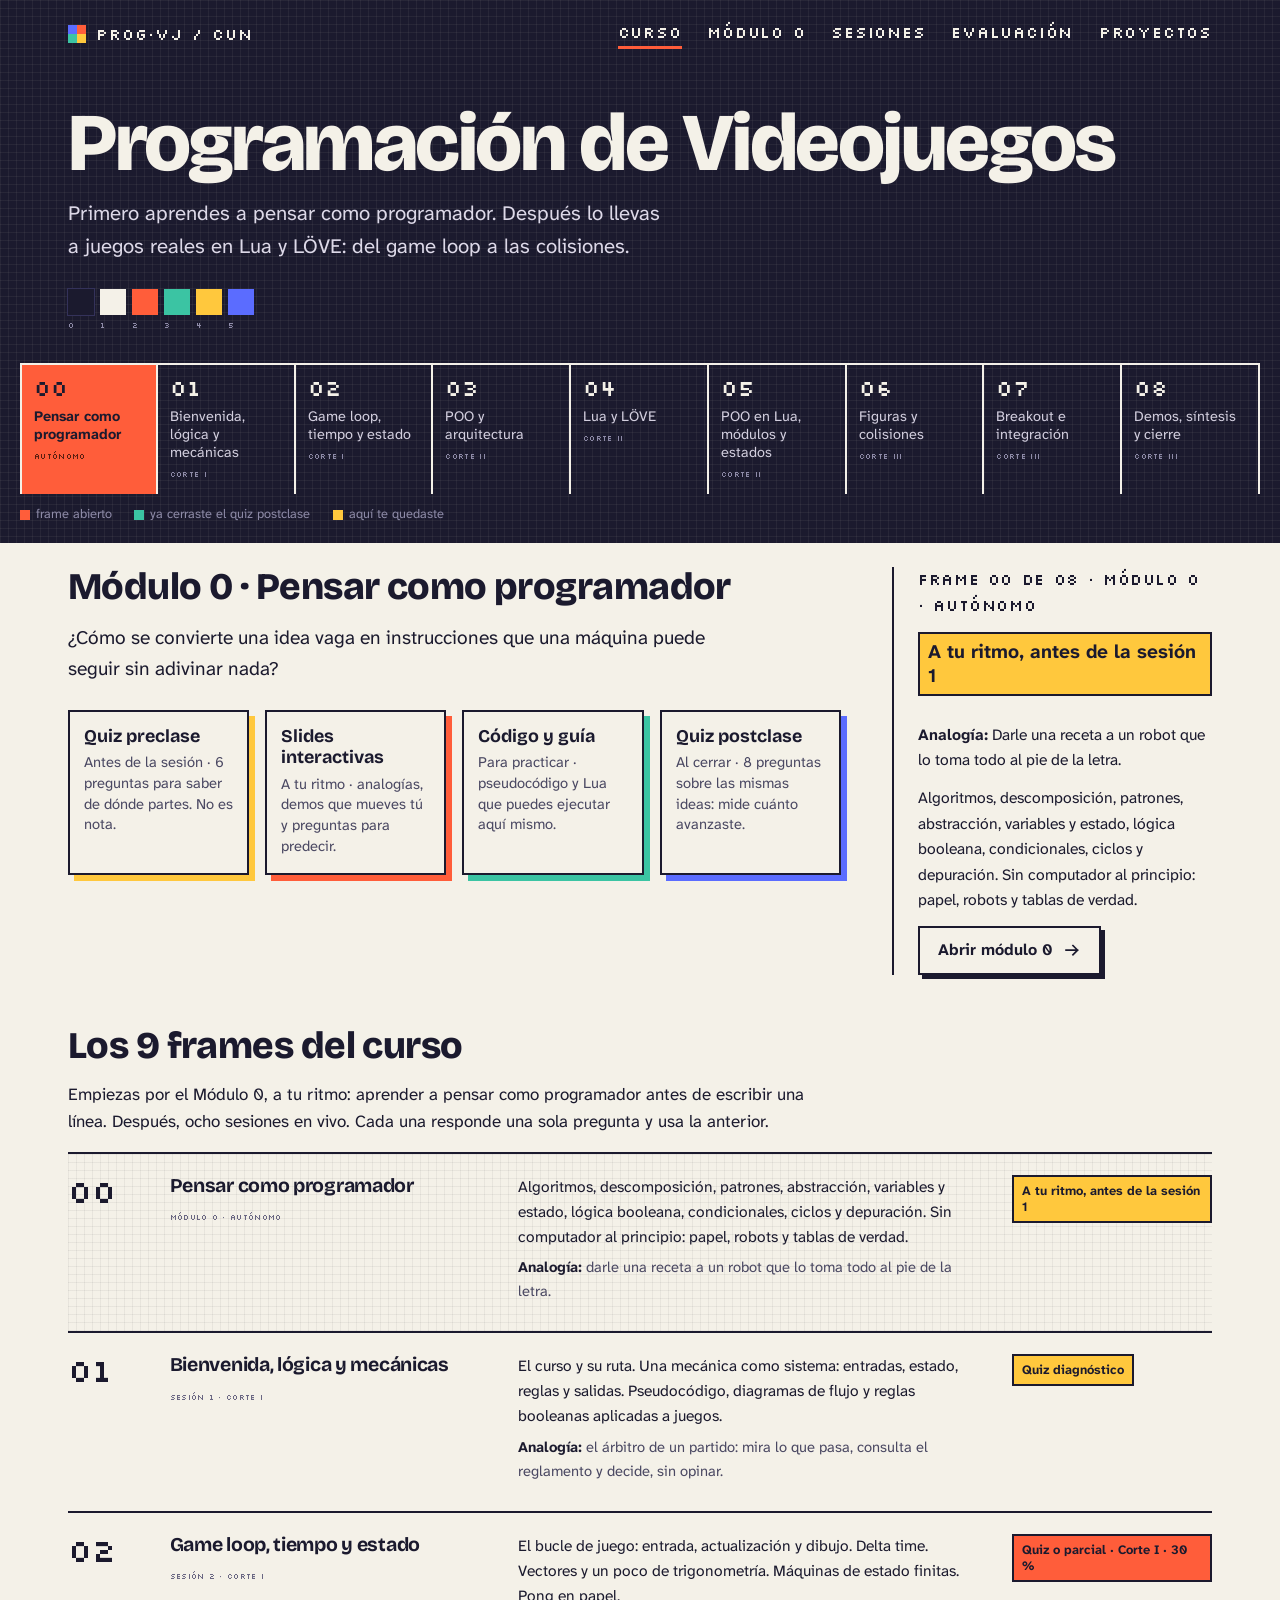
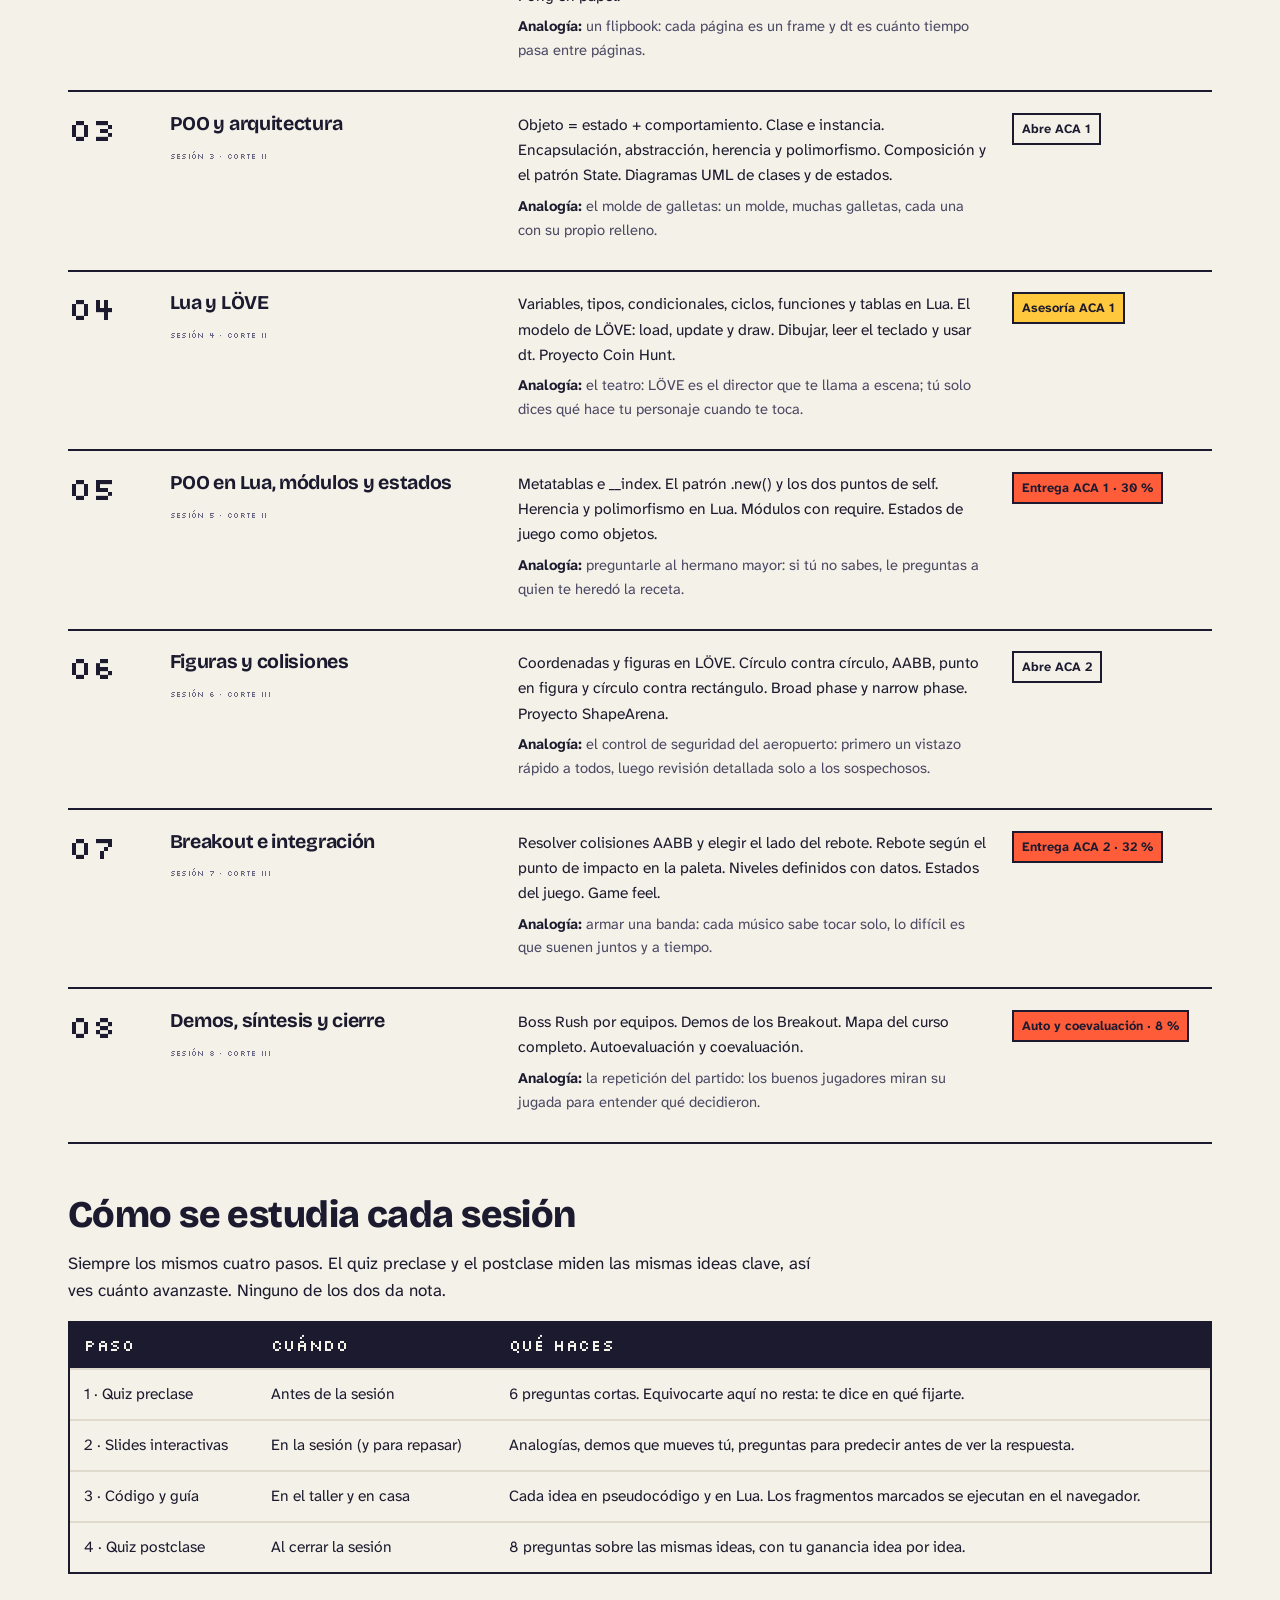
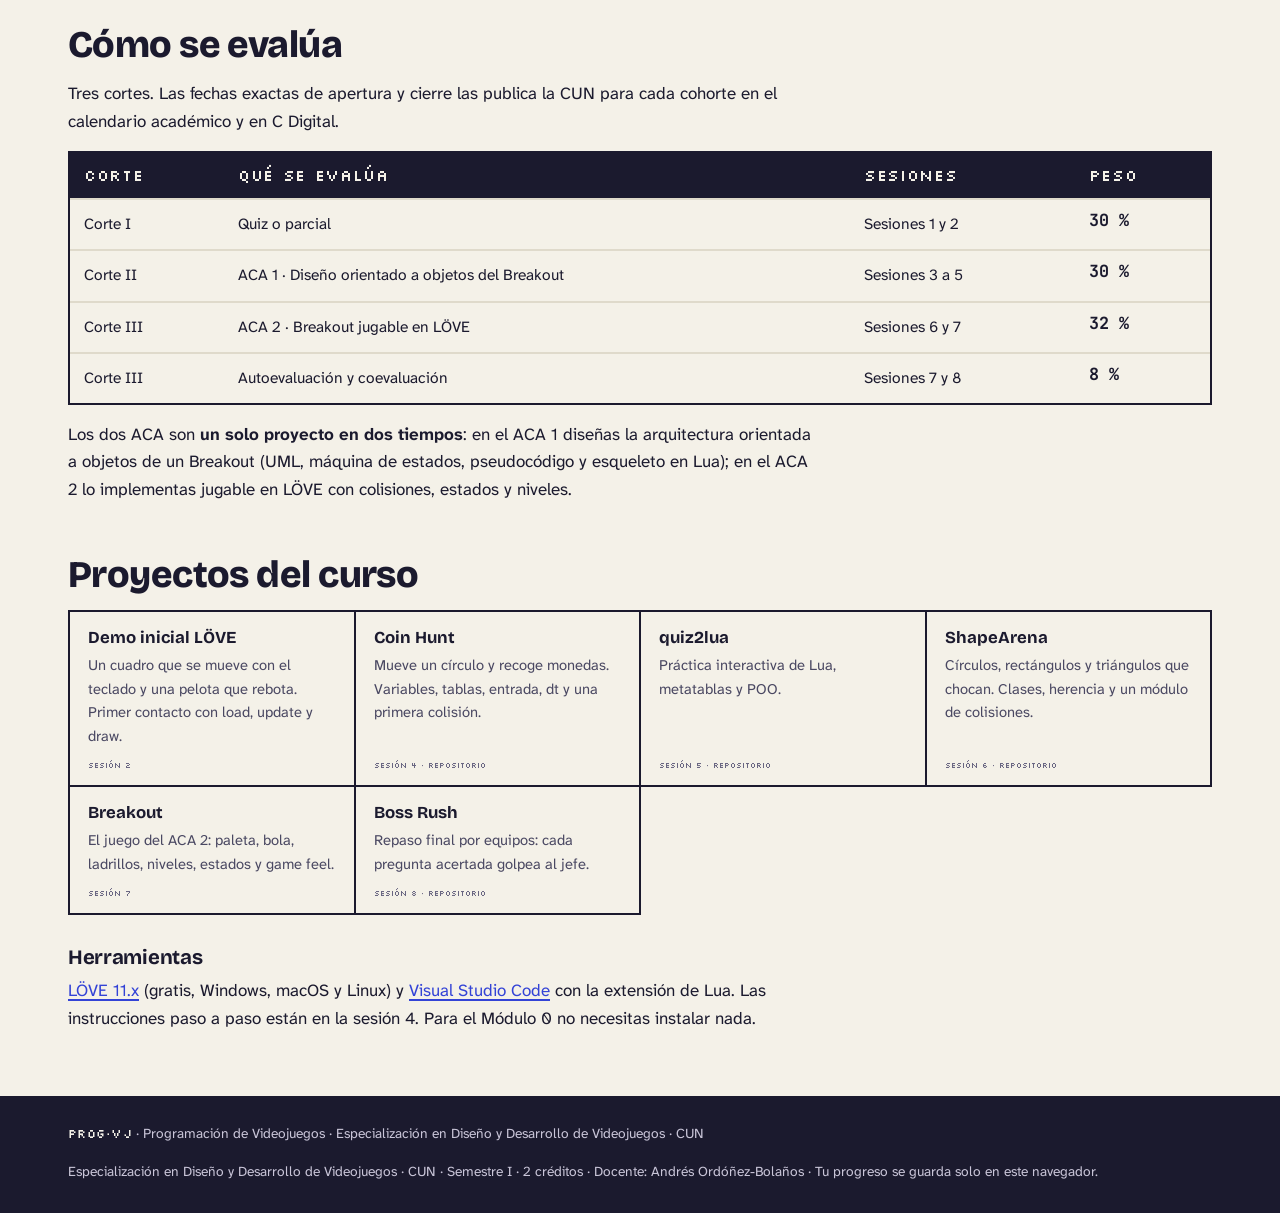
<file: index.html>
<!doctype html>
<html lang="es">
<head>
<meta charset="utf-8">
<meta name="viewport" content="width=device-width, initial-scale=1">
<link rel="preconnect" href="https://fonts.googleapis.com">
<link rel="preconnect" href="https://fonts.gstatic.com" crossorigin>
<link href="https://fonts.googleapis.com/css2?family=Silkscreen&family=Bricolage+Grotesque:opsz,wght@12..96,600..800&family=Atkinson+Hyperlegible+Next:ital,wght@0,400..700;1,400&family=JetBrains+Mono:wght@400..700&display=swap" rel="stylesheet">
<link rel="icon" href="assets/icon.svg" type="image/svg+xml">
<link rel="stylesheet" href="assets/style.css">
<title>Programación de Videojuegos · CUN</title>
<meta name="description" content="Curso de Programación de Videojuegos (CUN): Módulo 0 de pensamiento computacional y 8 sesiones con slides interactivas, código en Lua y LÖVE, quiz preclase y postclase.">
</head>
<body data-page="hub">
<header class="mast" id="mast"></header>
<main>
  <section class="wrap" id="semana" aria-live="polite"></section>

  <section class="wrap">
    <h2 id="frames">Los 9 frames del curso</h2>
    <p style="max-width:68ch">Empiezas por el Módulo 0, a tu ritmo: aprender a pensar como programador antes de escribir una línea. Después, ocho sesiones en vivo. Cada una responde una sola pregunta y usa la anterior.</p>
    <ol class="frames" id="frames-list"></ol>
  </section>

  <section class="wrap">
    <h2 id="ritual">Cómo se estudia cada sesión</h2>
    <p style="max-width:68ch">Siempre los mismos cuatro pasos. El quiz preclase y el postclase miden las mismas ideas clave, así ves cuánto avanzaste. Ninguno de los dos da nota.</p>
    <div class="tblwrap"><table class="tbl">
      <thead><tr><th>Paso</th><th>Cuándo</th><th>Qué haces</th></tr></thead>
      <tbody>
        <tr><td>1 · Quiz preclase</td><td>Antes de la sesión</td><td>6 preguntas cortas. Equivocarte aquí no resta: te dice en qué fijarte.</td></tr>
        <tr><td>2 · Slides interactivas</td><td>En la sesión (y para repasar)</td><td>Analogías, demos que mueves tú, preguntas para predecir antes de ver la respuesta.</td></tr>
        <tr><td>3 · Código y guía</td><td>En el taller y en casa</td><td>Cada idea en pseudocódigo y en Lua. Los fragmentos marcados se ejecutan en el navegador.</td></tr>
        <tr><td>4 · Quiz postclase</td><td>Al cerrar la sesión</td><td>8 preguntas sobre las mismas ideas, con tu ganancia idea por idea.</td></tr>
      </tbody>
    </table></div>
  </section>

  <section class="wrap">
    <h2 id="evaluacion">Cómo se evalúa</h2>
    <p style="max-width:68ch">Tres cortes. Las fechas exactas de apertura y cierre las publica la CUN para cada cohorte en el calendario académico y en C Digital.</p>
    <div class="tblwrap"><table class="tbl">
      <thead><tr><th>Corte</th><th>Qué se evalúa</th><th>Sesiones</th><th>Peso</th></tr></thead>
      <tbody id="eval-body"></tbody>
    </table></div>
    <p style="max-width:68ch;margin-top:1rem">Los dos ACA son <b>un solo proyecto en dos tiempos</b>: en el ACA 1 diseñas la arquitectura orientada a objetos de un Breakout (UML, máquina de estados, pseudocódigo y esqueleto en Lua); en el ACA 2 lo implementas jugable en LÖVE con colisiones, estados y niveles.</p>
  </section>

  <section class="wrap">
    <h2 id="proyectos">Proyectos del curso</h2>
    <ul class="docs" id="proy-list"></ul>
    <h3>Herramientas</h3>
    <p style="max-width:68ch"><a href="https://love2d.org" target="_blank" rel="noopener">LÖVE 11.x</a> (gratis, Windows, macOS y Linux) y <a href="https://code.visualstudio.com" target="_blank" rel="noopener">Visual Studio Code</a> con la extensión de Lua. Las instrucciones paso a paso están en la sesión 4. Para el Módulo 0 no necesitas instalar nada.</p>
  </section>
</main>
<div id="foot"></div>
<script src="data/curso.js"></script>
<script src="assets/fig.js"></script>
<script src="assets/app.js"></script>
</body>
</html>
</file>
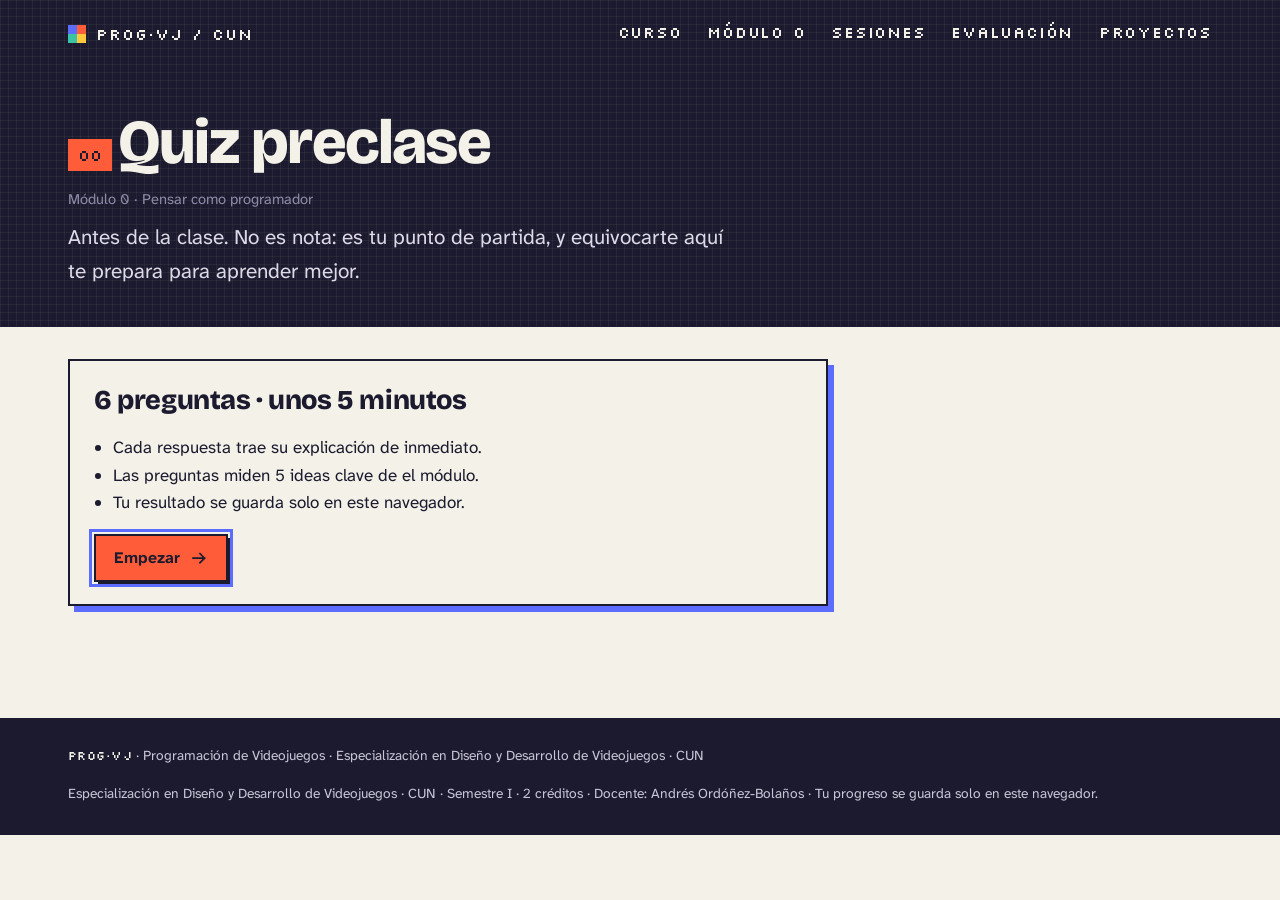
<file: quiz.html>
<!doctype html>
<html lang="es">
<head>
<meta charset="utf-8">
<meta name="viewport" content="width=device-width, initial-scale=1">
<link rel="preconnect" href="https://fonts.googleapis.com">
<link rel="preconnect" href="https://fonts.gstatic.com" crossorigin>
<link href="https://fonts.googleapis.com/css2?family=Silkscreen&family=Bricolage+Grotesque:opsz,wght@12..96,600..800&family=Atkinson+Hyperlegible+Next:ital,wght@0,400..700;1,400&family=JetBrains+Mono:wght@400..700&display=swap" rel="stylesheet">
<link rel="icon" href="assets/icon.svg" type="image/svg+xml">
<link rel="stylesheet" href="assets/style.css">
<title>Quiz · Programación de Videojuegos</title>
</head>
<body data-page="quiz">
<header class="mast" id="mast"></header>
<main class="wrap" id="main"></main>
<div id="foot"></div>
<script src="data/curso.js"></script>
<script src="assets/app.js"></script>
</body>
</html>
</file>
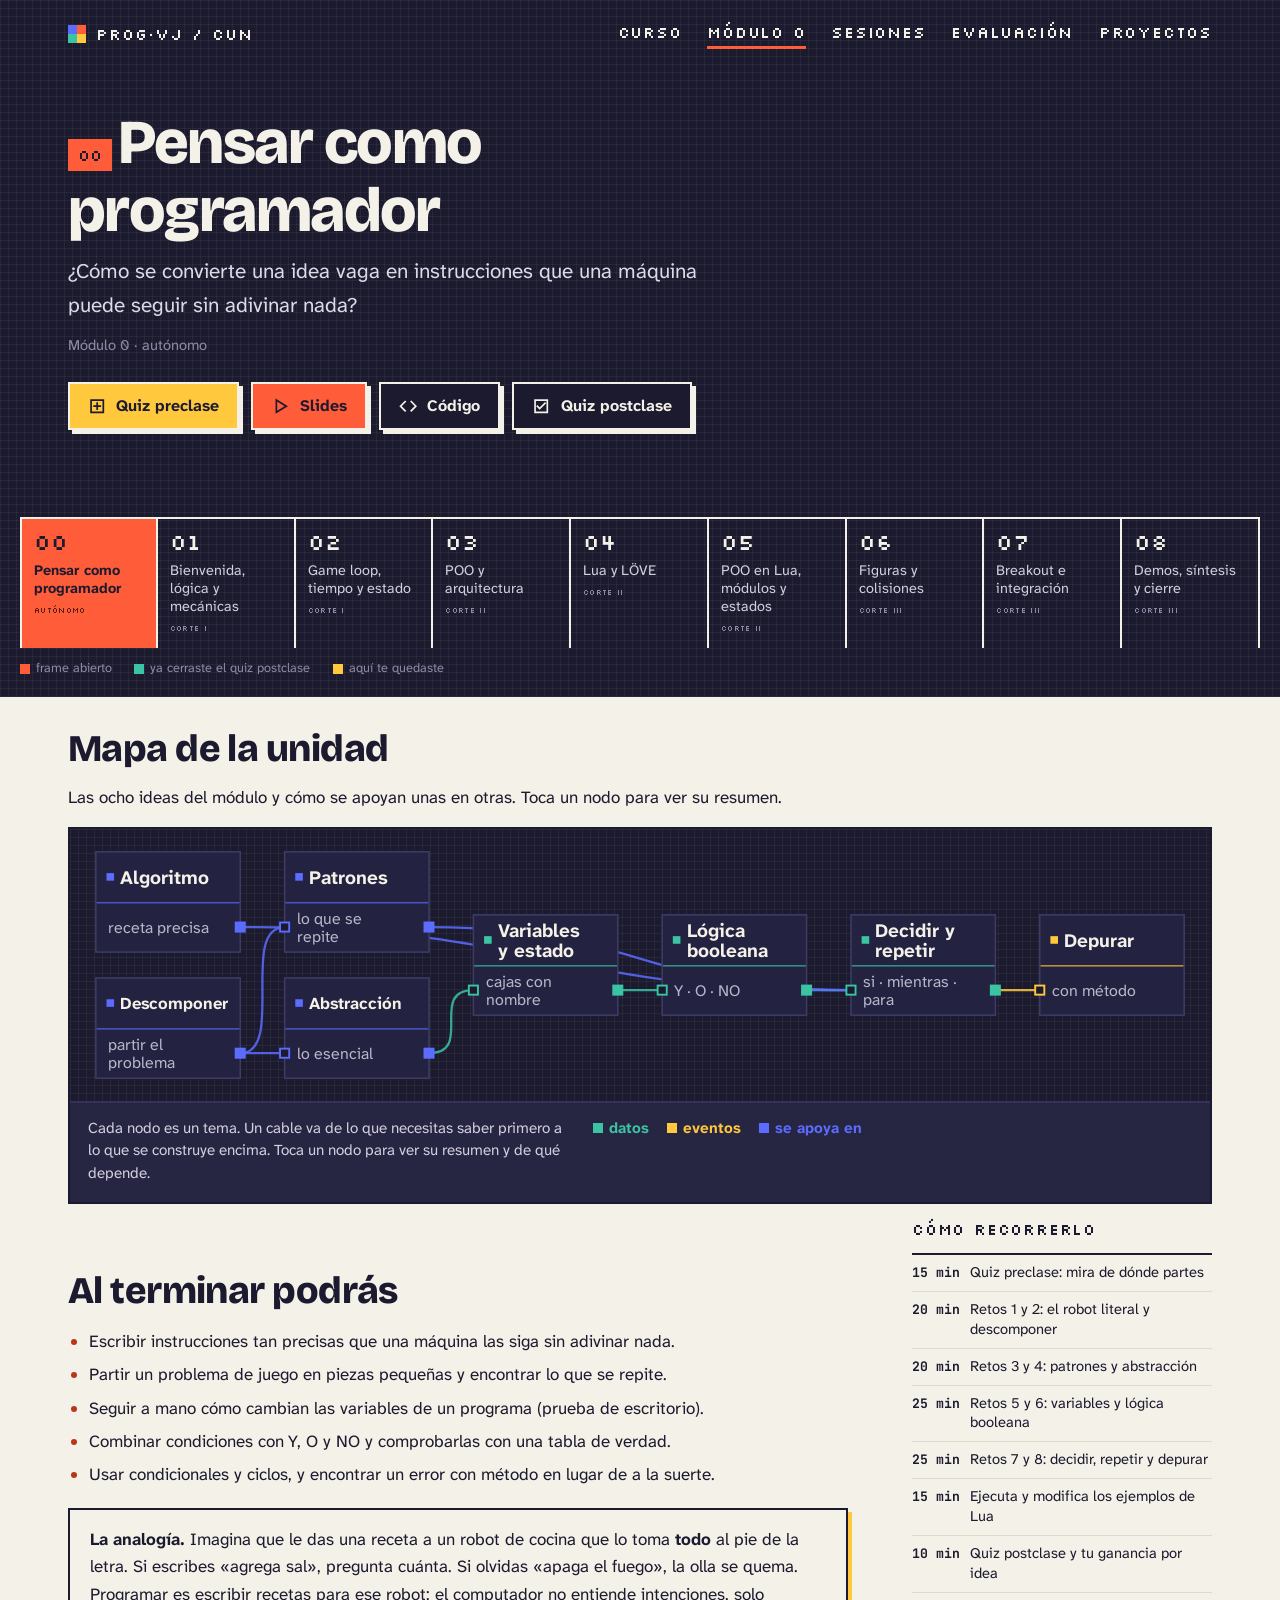
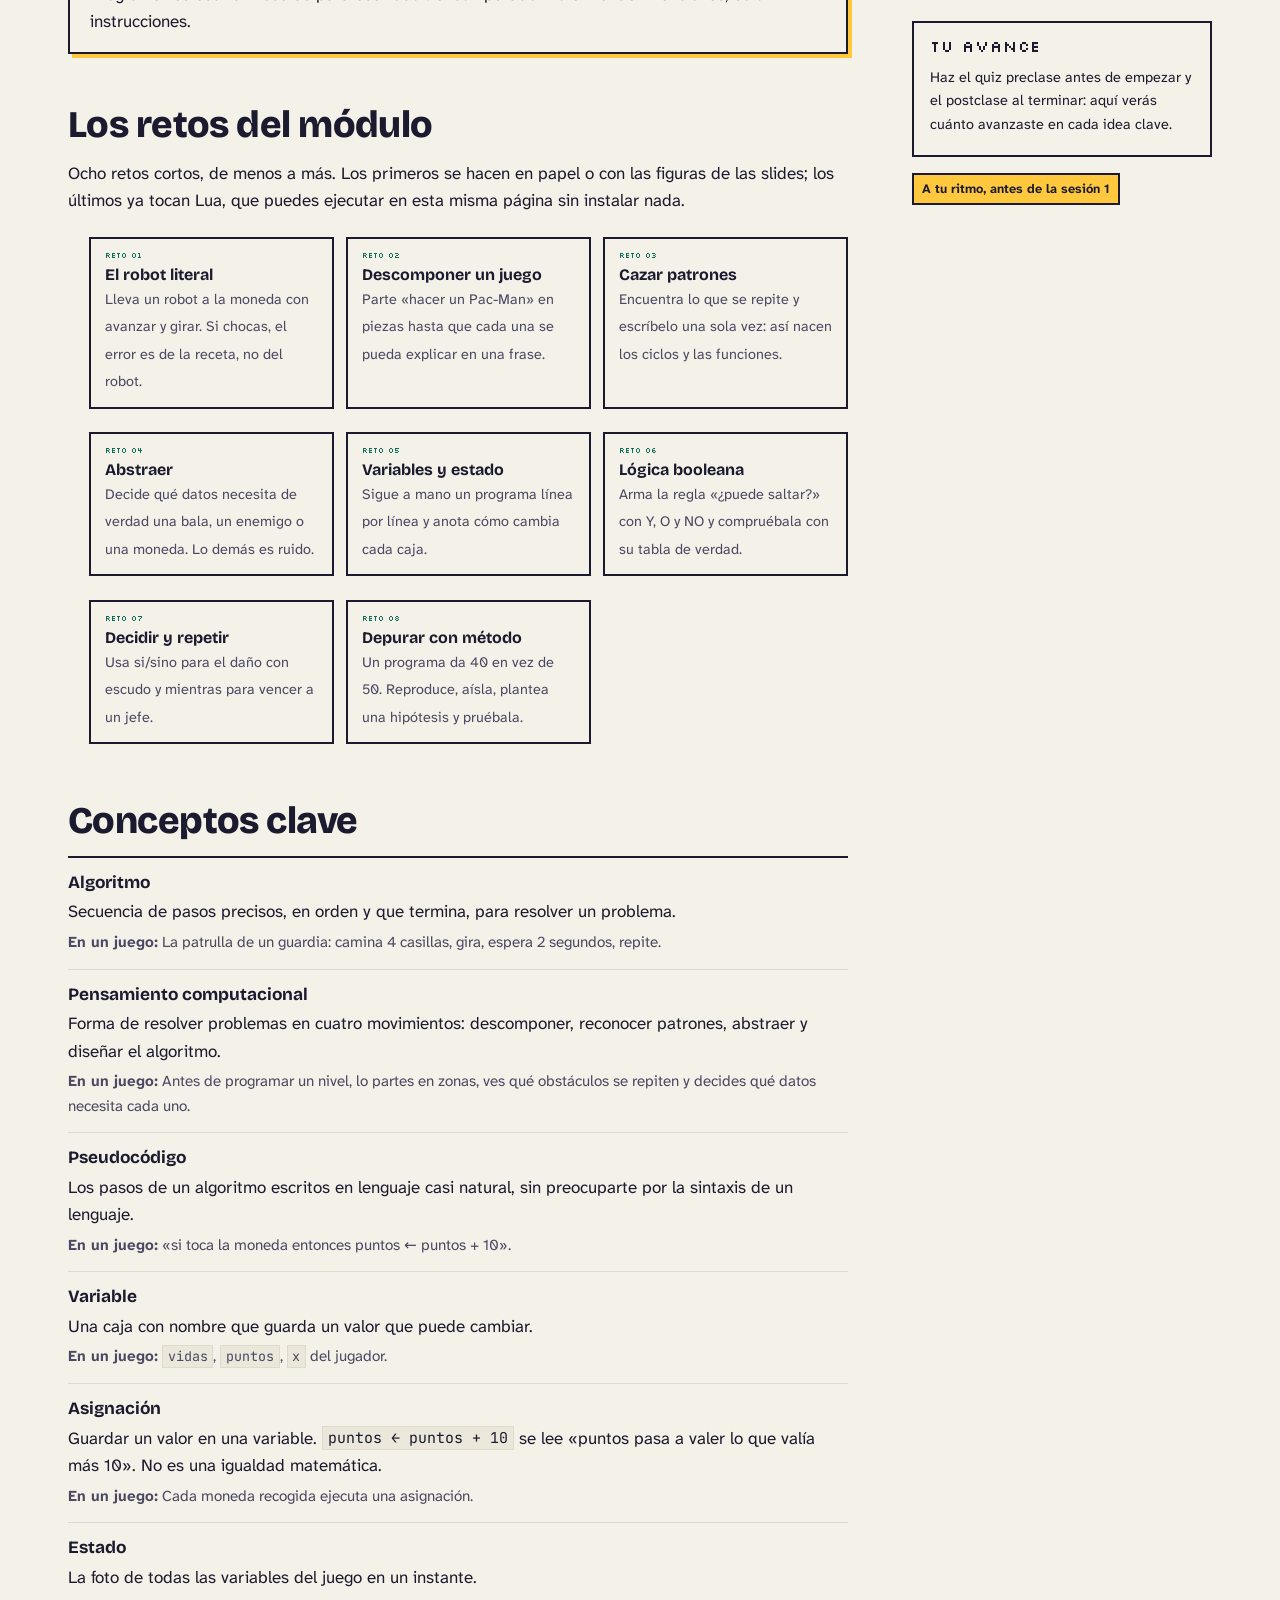
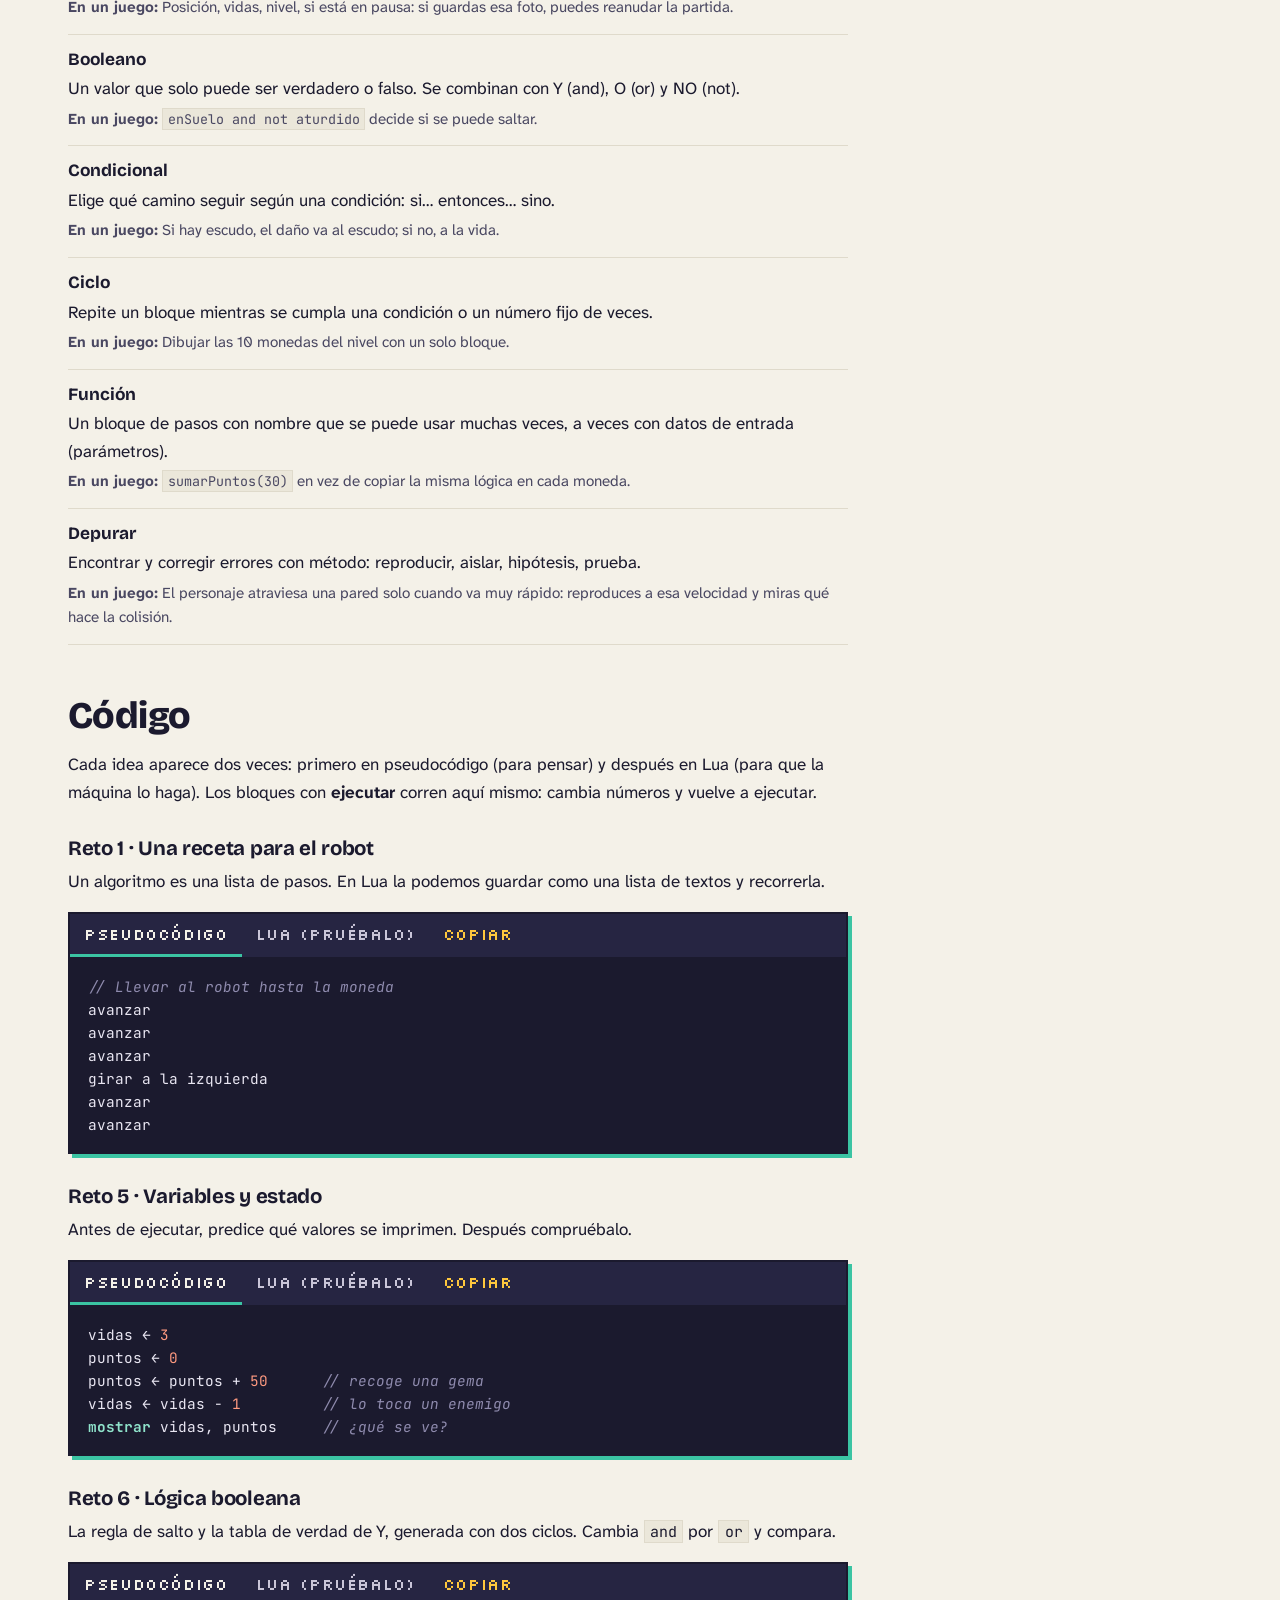
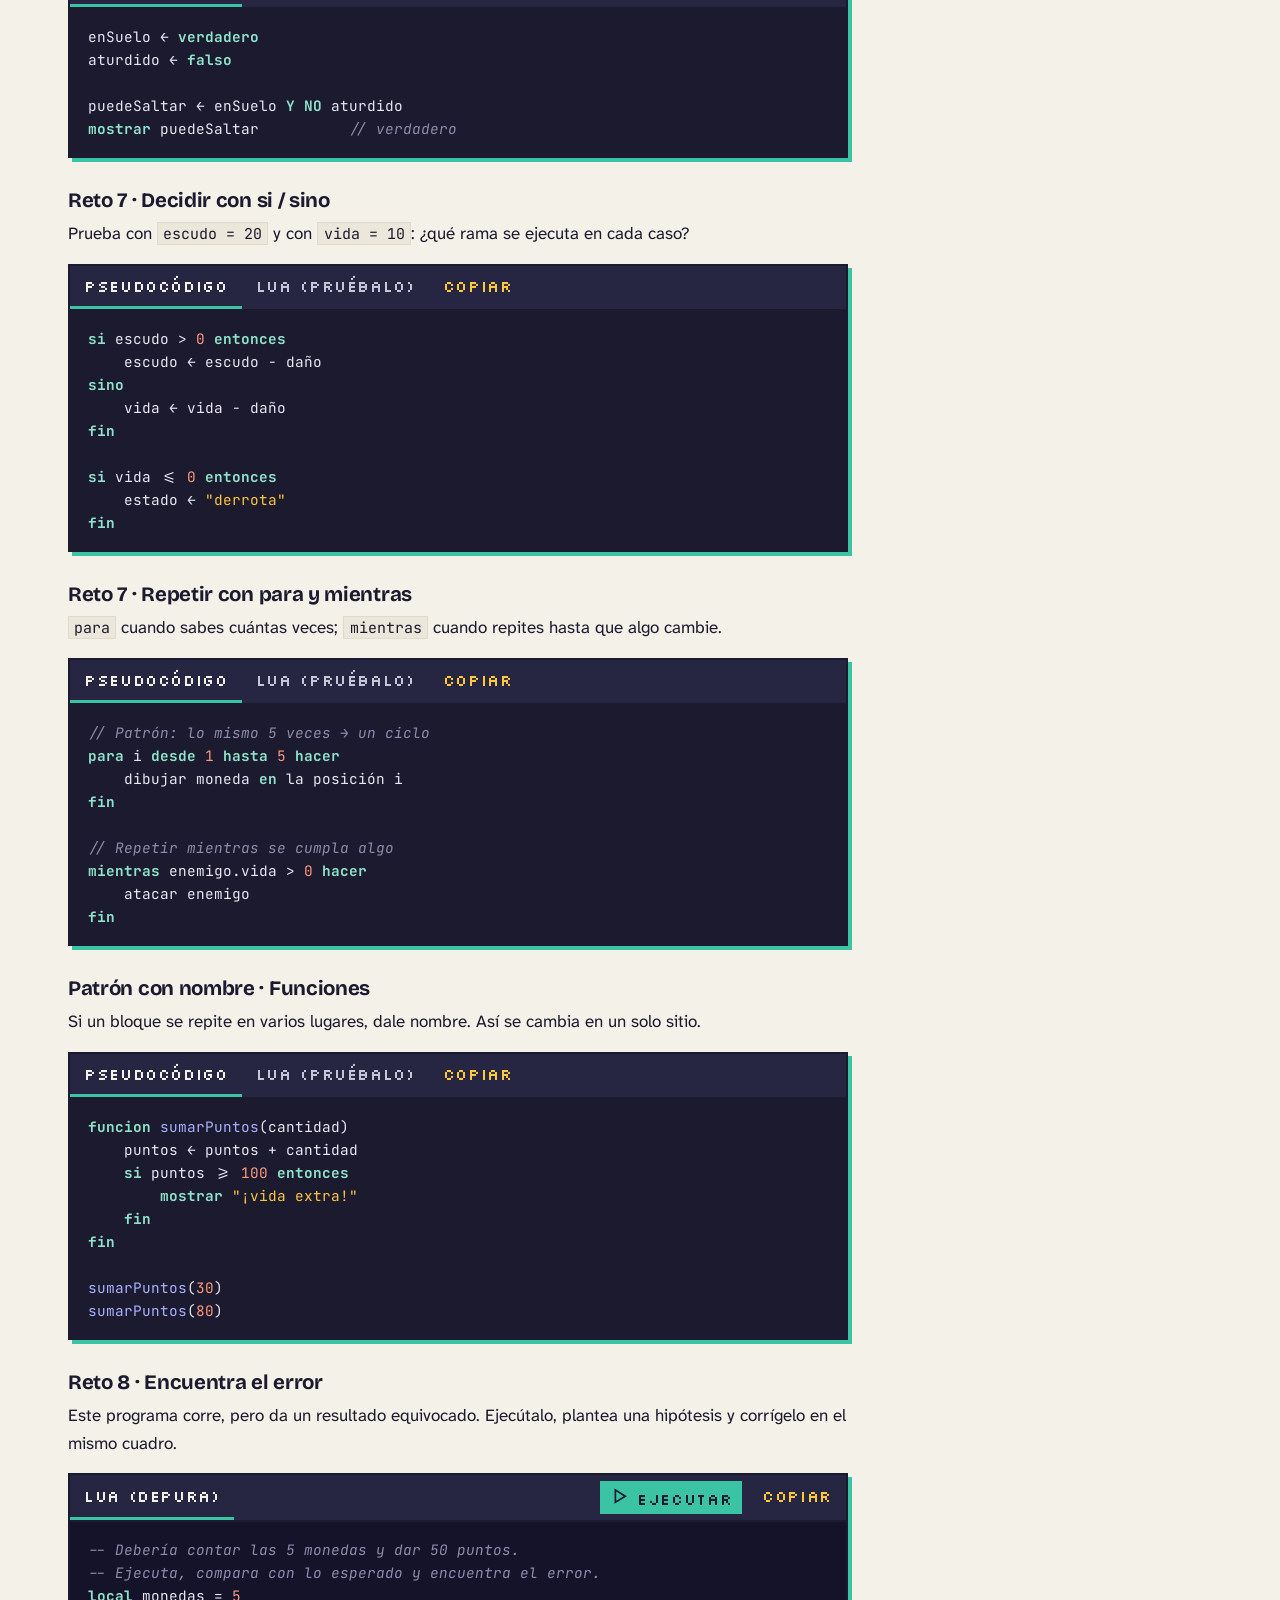
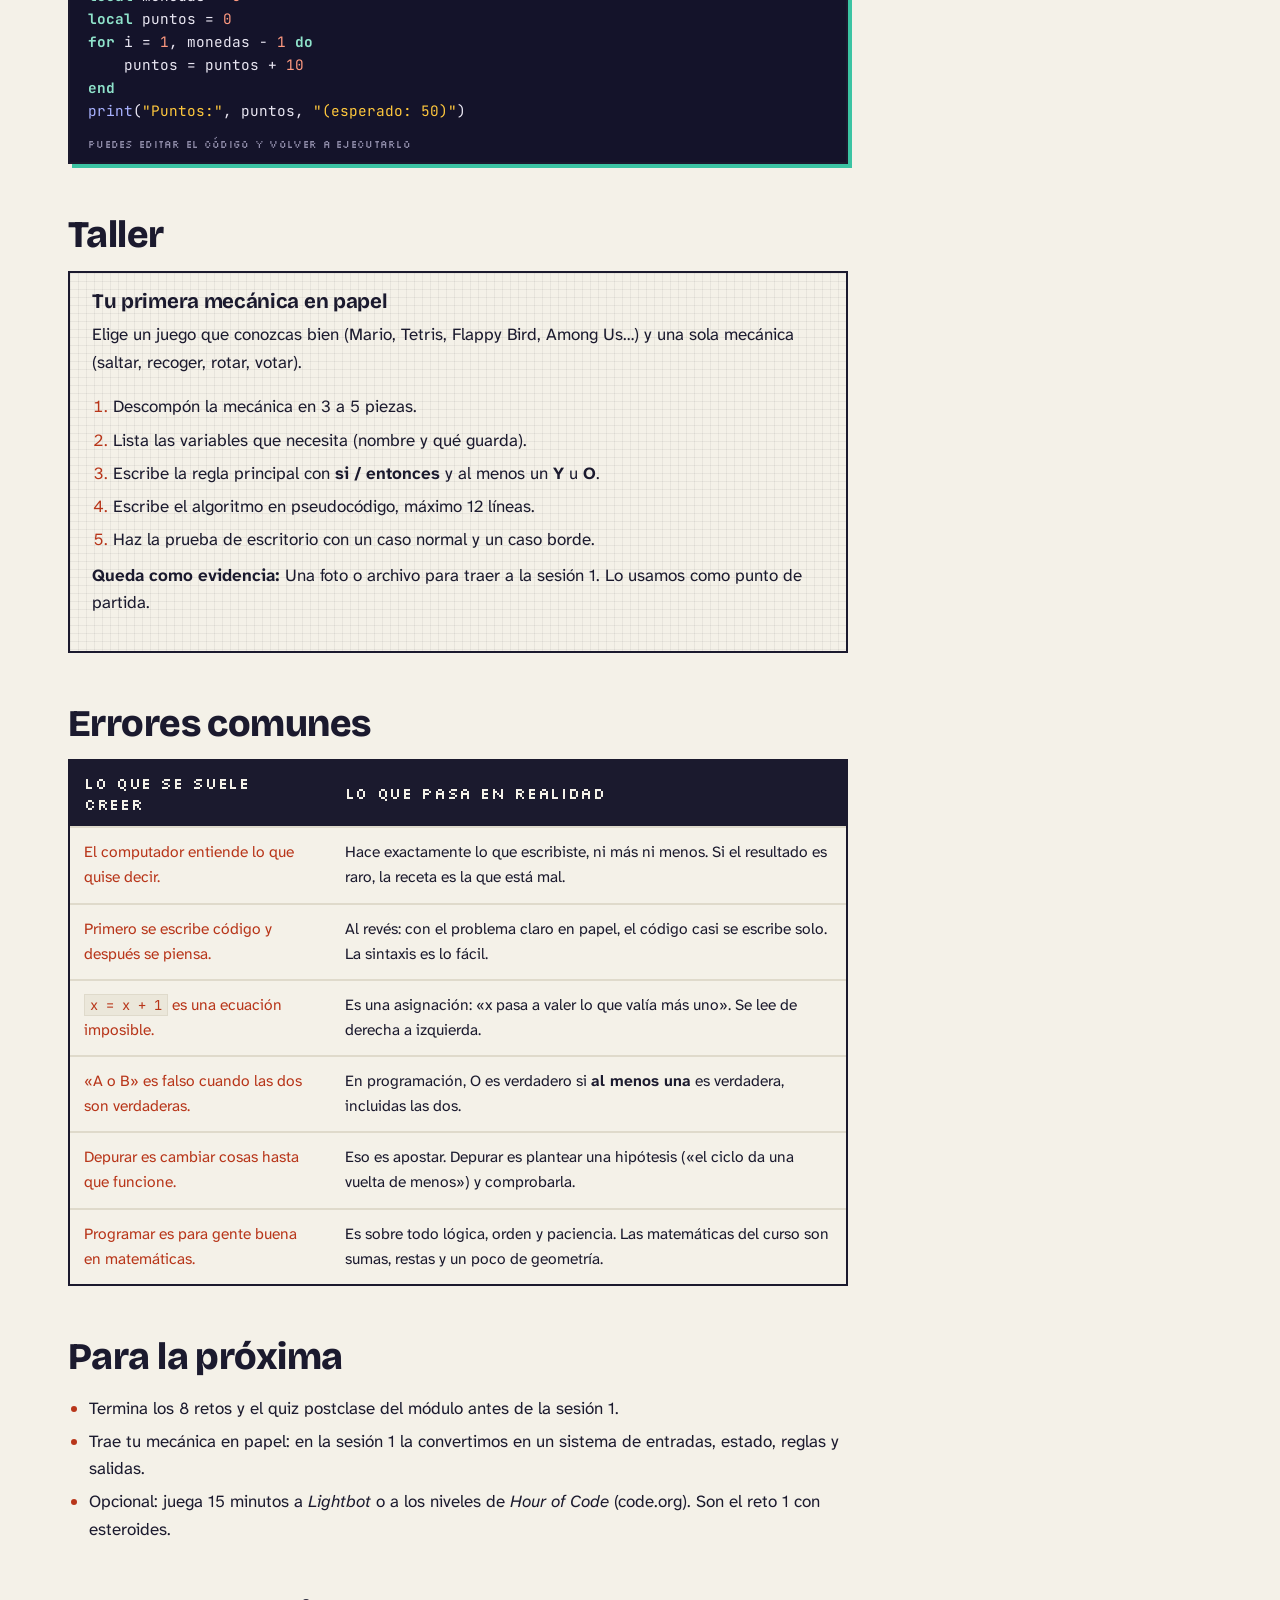
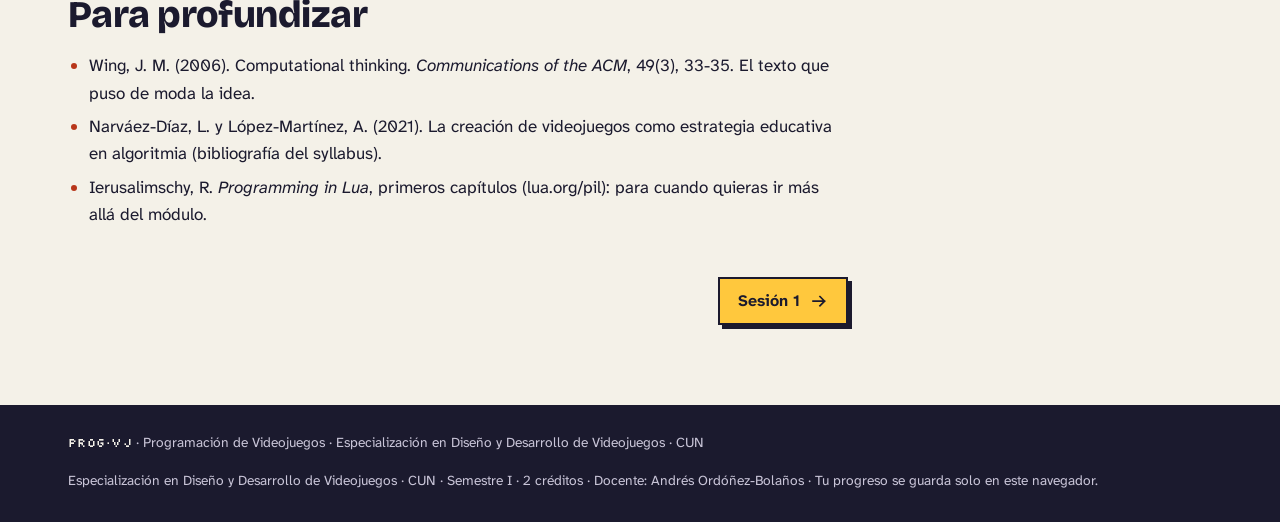
<file: sesion.html>
<!doctype html>
<html lang="es">
<head>
<meta charset="utf-8">
<meta name="viewport" content="width=device-width, initial-scale=1">
<link rel="preconnect" href="https://fonts.googleapis.com">
<link rel="preconnect" href="https://fonts.gstatic.com" crossorigin>
<link href="https://fonts.googleapis.com/css2?family=Silkscreen&family=Bricolage+Grotesque:opsz,wght@12..96,600..800&family=Atkinson+Hyperlegible+Next:ital,wght@0,400..700;1,400&family=JetBrains+Mono:wght@400..700&display=swap" rel="stylesheet">
<link rel="icon" href="assets/icon.svg" type="image/svg+xml">
<link rel="stylesheet" href="assets/style.css">
<title>Sesión · Programación de Videojuegos</title>
</head>
<body data-page="sesion">
<header class="mast" id="mast"></header>
<main class="wrap" id="main"></main>
<div id="foot"></div>
<script src="data/curso.js"></script>
<script src="assets/fig.js"></script>
<script src="assets/app.js"></script>
</body>
</html>
</file>
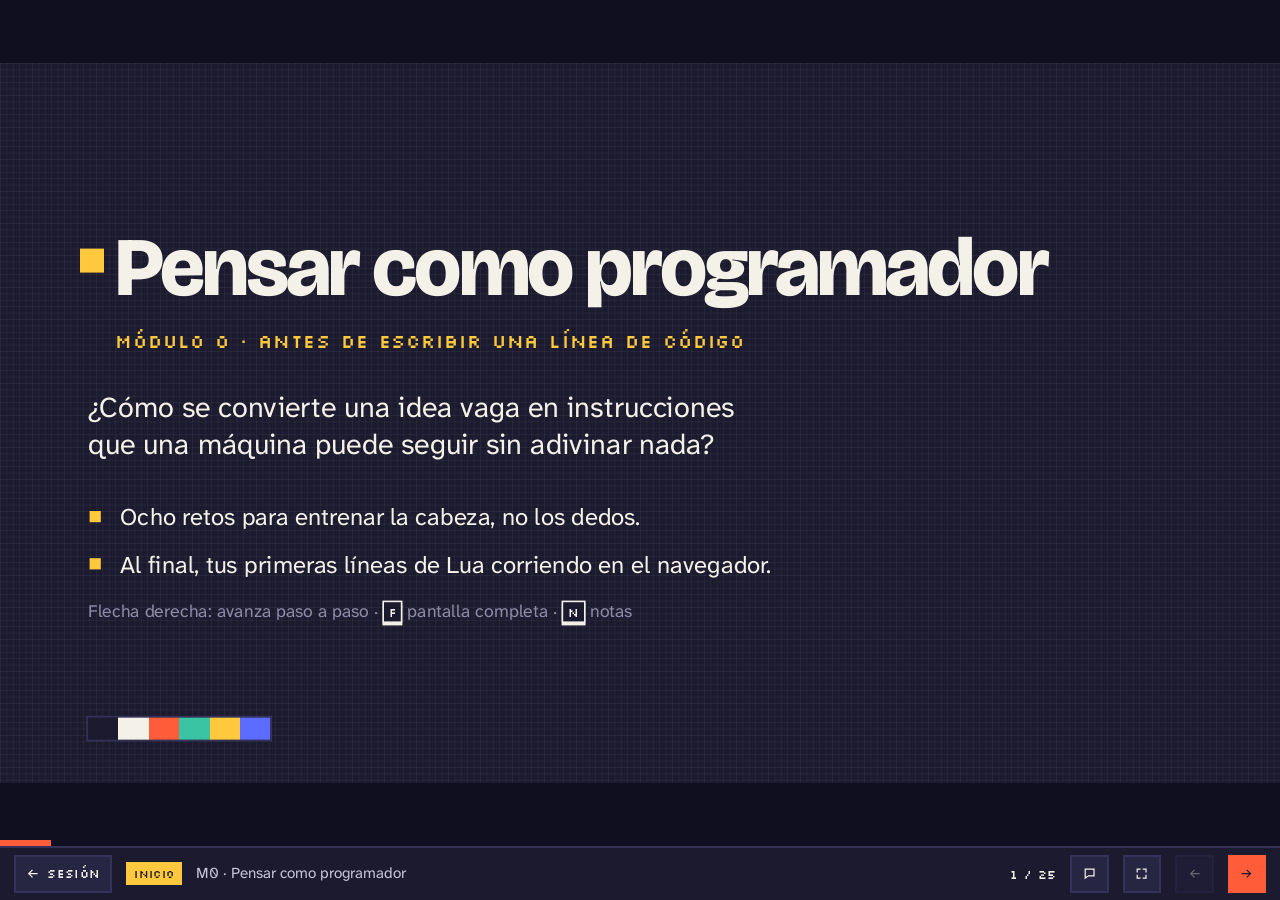
<file: slides.html>
<!doctype html>
<html lang="es">
<head>
<meta charset="utf-8">
<meta name="viewport" content="width=device-width, initial-scale=1">
<link rel="preconnect" href="https://fonts.googleapis.com">
<link rel="preconnect" href="https://fonts.gstatic.com" crossorigin>
<link href="https://fonts.googleapis.com/css2?family=Silkscreen&family=Bricolage+Grotesque:opsz,wght@12..96,600..800&family=Atkinson+Hyperlegible+Next:ital,wght@0,400..700;1,400&family=JetBrains+Mono:wght@400..700&display=swap" rel="stylesheet">
<link rel="icon" href="assets/icon.svg" type="image/svg+xml">
<link rel="stylesheet" href="assets/style.css">
<link rel="stylesheet" href="assets/deck.css">
<title>Slides · Programación de Videojuegos</title>
</head>
<body class="deck" data-page="deck">
<main class="stage" id="stage"></main>
<div class="prog" id="prog"></div>
<aside class="notes" id="notes"></aside>
<div class="deckbar">
  <a id="back" href="index.html" title="Volver a la sesión"><svg class="svg" viewBox="0 0 24 24" aria-hidden="true"><path d="M20 12H5M11 6l-6 6 6 6"/></svg><span class="hidem">Sesión</span></a>
  <span class="kind" id="kind"></span>
  <span class="ttl" id="ttl"></span>
  <span class="pasos" id="pasos" aria-hidden="true"></span>
  <span class="cnt" id="cnt"></span>
  <button id="nbtn" title="Notas del docente (N)" aria-label="Notas del docente"><svg class="svg" viewBox="0 0 24 24" aria-hidden="true"><path d="M4 4h16v12H10l-6 4z"/></svg></button>
  <button id="full" class="hidem" title="Pantalla completa (F)" aria-label="Pantalla completa"><svg class="svg" viewBox="0 0 24 24" aria-hidden="true"><path d="M4 9V4h5M20 9V4h-5M4 15v5h5M20 15v5h-5"/></svg></button>
  <button id="prev" title="Anterior" aria-label="Slide anterior"><svg class="svg" viewBox="0 0 24 24" aria-hidden="true"><path d="M20 12H5M11 6l-6 6 6 6"/></svg></button>
  <button id="next" title="Siguiente" aria-label="Slide siguiente"><svg class="svg" viewBox="0 0 24 24" aria-hidden="true"><path d="M4 12h15M13 6l6 6-6 6"/></svg></button>
</div>
<script src="data/curso.js"></script>
<script src="assets/fig.js"></script>
<script src="assets/deck.js"></script>
<script src="assets/app.js"></script>
</body>
</html>
</file>
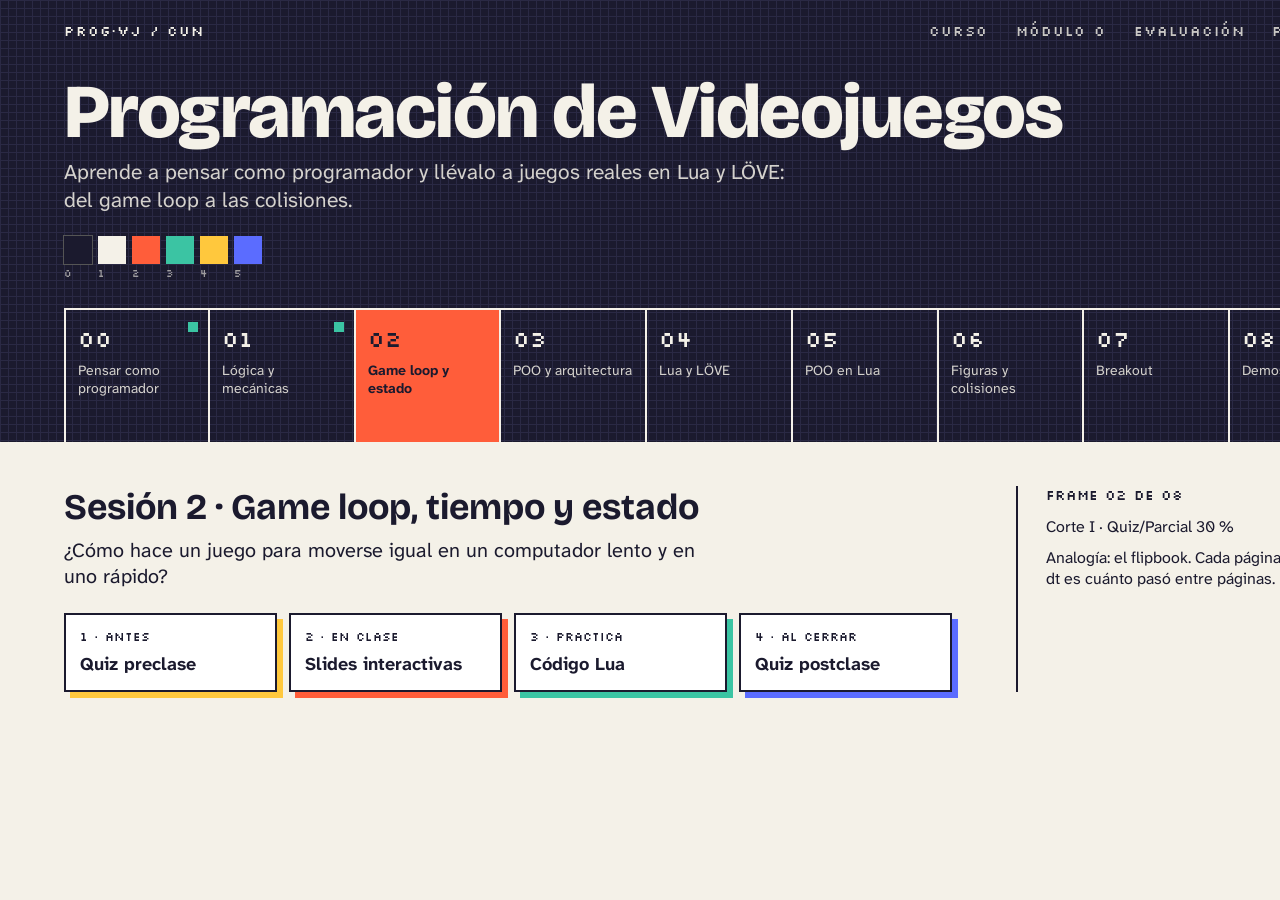
<file: .impeccable/mocks/decision/assigned.html>
<!doctype html><html lang="es"><head><meta charset="utf-8">
<link href="https://fonts.googleapis.com/css2?family=Silkscreen&family=Atkinson+Hyperlegible+Next:wght@400;700&family=Bricolage+Grotesque:opsz,wght@12..96,700;12..96,800&display=swap" rel="stylesheet">
<style>
*{box-sizing:border-box;margin:0}
body{width:1440px;height:900px;overflow:hidden;background:#F4F1E8;color:#1B1A2E;font-family:'Atkinson Hyperlegible Next',sans-serif}
.top{background:#1B1A2E;color:#F4F1E8;background-image:linear-gradient(#2a2944 1px,transparent 1px),linear-gradient(90deg,#2a2944 1px,transparent 1px);background-size:8px 8px;padding:22px 64px 0}
.bar{display:flex;justify-content:space-between;font-family:Silkscreen;font-size:14px;letter-spacing:.06em}
.bar nav span{margin-left:28px;opacity:.8}
h1{font-family:'Bricolage Grotesque';font-weight:800;font-size:76px;line-height:.95;margin:36px 0 10px;letter-spacing:-.02em}
.lede{font-size:21px;max-width:720px;opacity:.85}
.pal{display:flex;gap:6px;margin:22px 0}
.pal i{width:28px;height:28px;display:block;position:relative}
.pal i:after{content:attr(data-n);position:absolute;bottom:-16px;left:0;font:10px Silkscreen;color:#F4F1E8;opacity:.6}
.strip{display:grid;grid-template-columns:repeat(9,1fr);gap:0;margin-top:44px;border-top:2px solid #F4F1E8}
.f{border-right:2px solid #F4F1E8;padding:14px 12px 18px;height:132px;position:relative}
.f:first-child{border-left:2px solid #F4F1E8}
.f b{font:22px Silkscreen;display:block}
.f span{font-size:14px;display:block;margin-top:8px;opacity:.85}
.f.done:after{content:'';position:absolute;right:10px;top:12px;width:10px;height:10px;background:#3BC4A3}
.f.on{background:#FF5D3A;color:#1B1A2E}
.f.on span{opacity:1;font-weight:700}
main{display:grid;grid-template-columns:1fr 360px;gap:64px;padding:44px 64px}
h2{font-family:'Bricolage Grotesque';font-size:36px;margin-bottom:8px}
.q{font-size:20px;max-width:660px;margin-bottom:24px}
.steps{display:grid;grid-template-columns:repeat(4,1fr);gap:12px}
.s{border:2px solid #1B1A2E;padding:14px;background:#fff}
.s small{font:12px Silkscreen;display:block;margin-bottom:8px}
.s h3{font-size:18px}
.s.a{box-shadow:6px 6px 0 #FFC83D}.s.b{box-shadow:6px 6px 0 #FF5D3A}.s.c{box-shadow:6px 6px 0 #3BC4A3}.s.d{box-shadow:6px 6px 0 #5B6CFF}
aside{border-left:2px solid #1B1A2E;padding-left:28px}
aside h4{font:14px Silkscreen;margin-bottom:12px}
aside p{font-size:16px;margin-bottom:10px}
</style></head><body>
<div class="top"><div class="bar"><span>PROG·VJ / CUN</span><nav><span>Curso</span><span>Módulo 0</span><span>Evaluación</span><span>Proyectos</span></nav></div>
<h1>Programación de Videojuegos</h1>
<p class="lede">Aprende a pensar como programador y llévalo a juegos reales en Lua y LÖVE: del game loop a las colisiones.</p>
<div class="pal"><i style="background:#1B1A2E;outline:1px solid #555" data-n="0"></i><i style="background:#F4F1E8" data-n="1"></i><i style="background:#FF5D3A" data-n="2"></i><i style="background:#3BC4A3" data-n="3"></i><i style="background:#FFC83D" data-n="4"></i><i style="background:#5B6CFF" data-n="5"></i></div>
<div class="strip">
<div class="f done"><b>00</b><span>Pensar como programador</span></div>
<div class="f done"><b>01</b><span>Lógica y mecánicas</span></div>
<div class="f on"><b>02</b><span>Game loop y estado</span></div>
<div class="f"><b>03</b><span>POO y arquitectura</span></div>
<div class="f"><b>04</b><span>Lua y LÖVE</span></div>
<div class="f"><b>05</b><span>POO en Lua</span></div>
<div class="f"><b>06</b><span>Figuras y colisiones</span></div>
<div class="f"><b>07</b><span>Breakout</span></div>
<div class="f"><b>08</b><span>Demos y cierre</span></div>
</div></div>
<main><div><h2>Sesión 2 · Game loop, tiempo y estado</h2>
<p class="q">¿Cómo hace un juego para moverse igual en un computador lento y en uno rápido?</p>
<div class="steps"><div class="s a"><small>1 · Antes</small><h3>Quiz preclase</h3></div><div class="s b"><small>2 · En clase</small><h3>Slides interactivas</h3></div><div class="s c"><small>3 · Practica</small><h3>Código Lua</h3></div><div class="s d"><small>4 · Al cerrar</small><h3>Quiz postclase</h3></div></div></div>
<aside><h4>Frame 02 de 08</h4><p>Corte I · Quiz/Parcial 30 %</p><p>Analogía: el flipbook. Cada página es un frame; dt es cuánto pasó entre páginas.</p></aside></main>
</body></html>
</file>
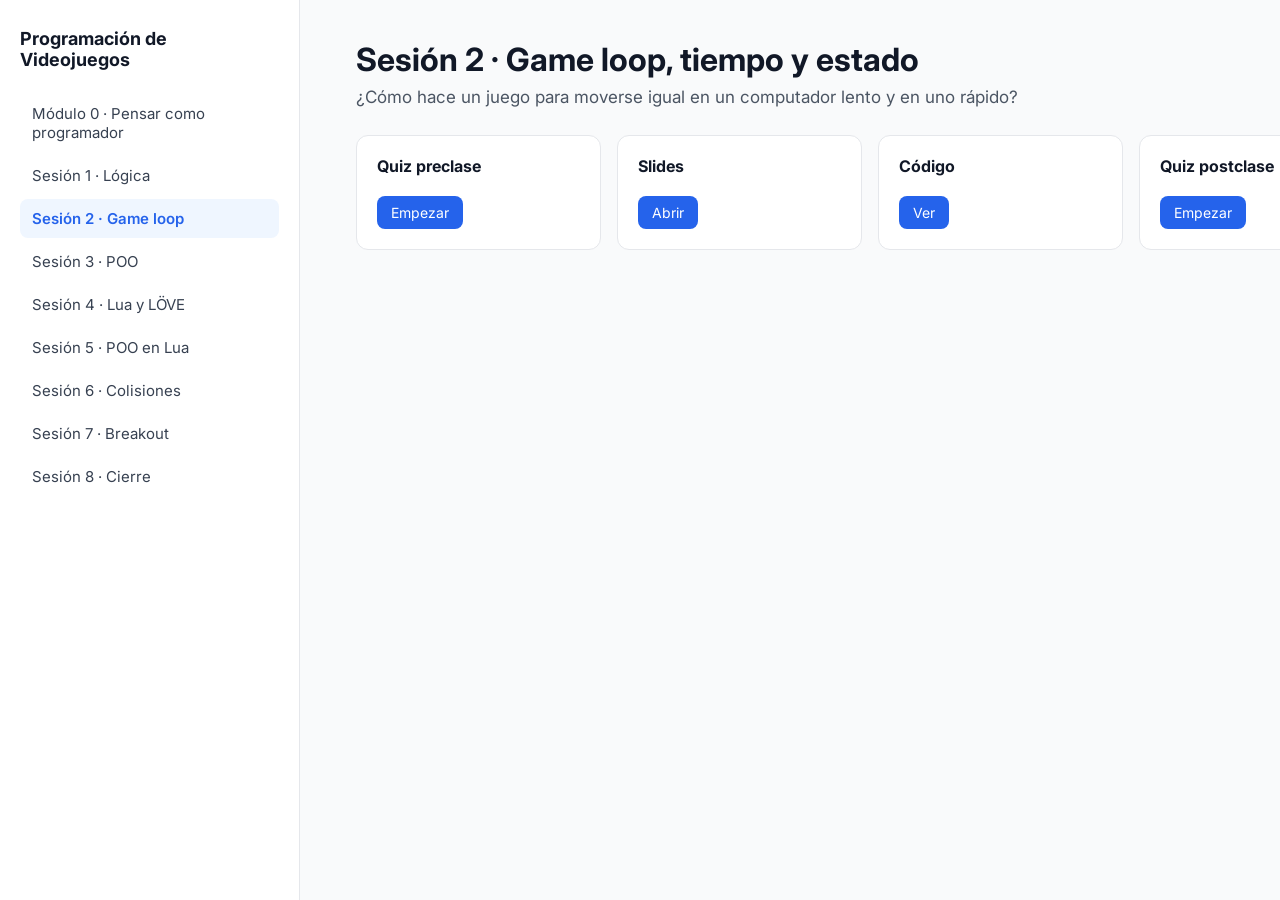
<file: .impeccable/mocks/decision/canon.html>
<!doctype html><html lang="es"><head><meta charset="utf-8">
<link href="https://fonts.googleapis.com/css2?family=Inter:wght@400;600;700&display=swap" rel="stylesheet">
<style>
*{box-sizing:border-box;margin:0}
body{width:1440px;height:900px;overflow:hidden;background:#F9FAFB;color:#111827;font-family:Inter,sans-serif;display:grid;grid-template-columns:300px 1fr}
aside{background:#fff;border-right:1px solid #E5E7EB;padding:28px 20px}
aside h1{font-size:18px;margin-bottom:24px}
aside a{display:block;padding:10px 12px;border-radius:8px;font-size:15px;color:#374151;margin-bottom:4px}
aside a.on{background:#EFF6FF;color:#2563EB;font-weight:600}
main{padding:40px 56px}
main h2{font-size:32px;margin-bottom:8px}
main p{color:#4B5563;font-size:17px;margin-bottom:28px}
.cards{display:grid;grid-template-columns:repeat(4,1fr);gap:16px}
.card{background:#fff;border:1px solid #E5E7EB;border-radius:12px;padding:20px}
.card h3{font-size:16px;margin-bottom:6px}
.btn{display:inline-block;margin-top:14px;background:#2563EB;color:#fff;padding:8px 14px;border-radius:8px;font-size:14px}
</style></head><body>
<aside><h1>Programación de Videojuegos</h1><a>Módulo 0 · Pensar como programador</a><a>Sesión 1 · Lógica</a><a class="on">Sesión 2 · Game loop</a><a>Sesión 3 · POO</a><a>Sesión 4 · Lua y LÖVE</a><a>Sesión 5 · POO en Lua</a><a>Sesión 6 · Colisiones</a><a>Sesión 7 · Breakout</a><a>Sesión 8 · Cierre</a></aside>
<main><h2>Sesión 2 · Game loop, tiempo y estado</h2><p>¿Cómo hace un juego para moverse igual en un computador lento y en uno rápido?</p>
<div class="cards"><div class="card"><h3>Quiz preclase</h3><span class="btn">Empezar</span></div><div class="card"><h3>Slides</h3><span class="btn">Abrir</span></div><div class="card"><h3>Código</h3><span class="btn">Ver</span></div><div class="card"><h3>Quiz postclase</h3><span class="btn">Empezar</span></div></div></main>
</body></html>
</file>
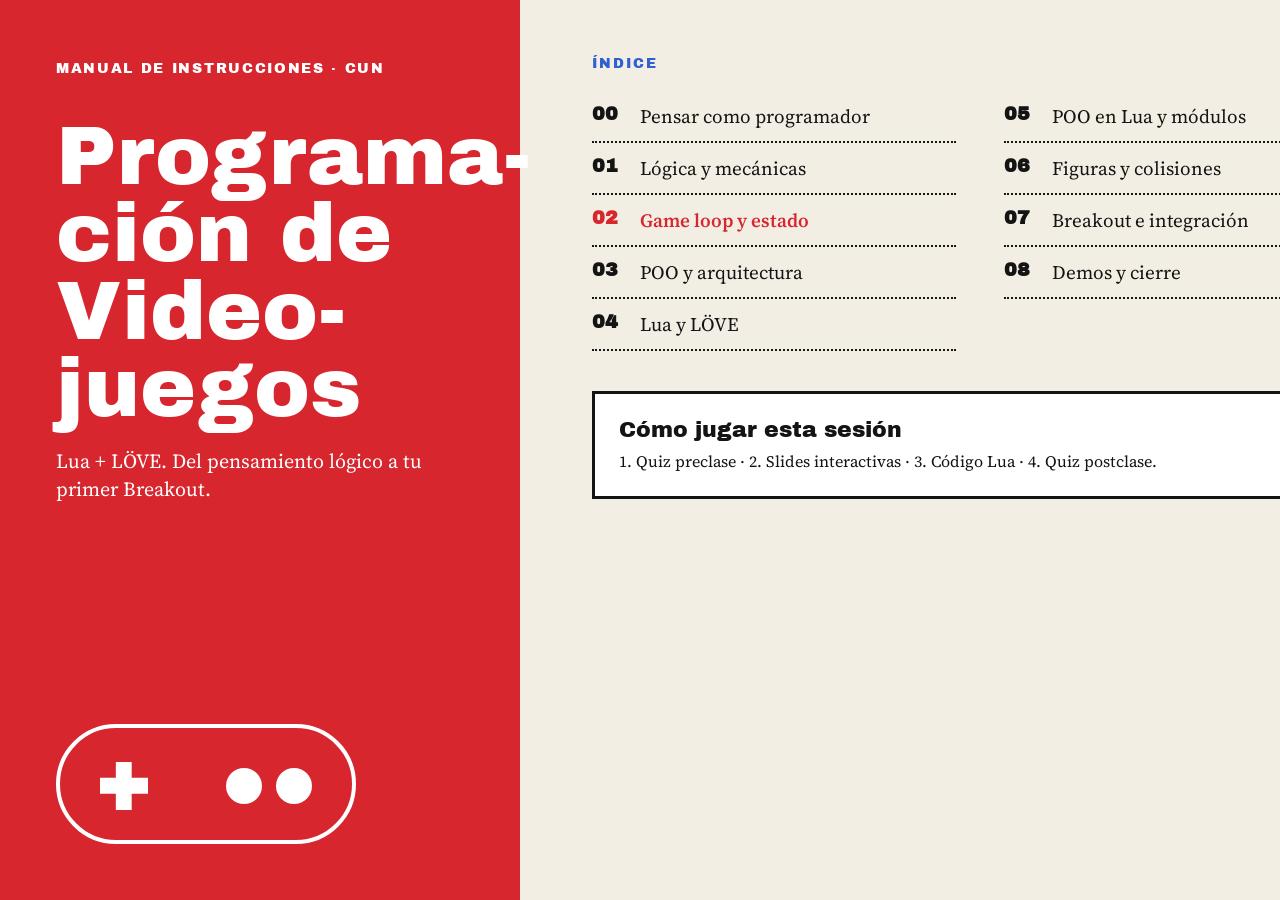
<file: .impeccable/mocks/decision/model-pick.html>
<!doctype html><html lang="es"><head><meta charset="utf-8">
<link href="https://fonts.googleapis.com/css2?family=Archivo+Black&family=Source+Serif+4:wght@400;600&display=swap" rel="stylesheet">
<style>
*{box-sizing:border-box;margin:0}
body{width:1440px;height:900px;overflow:hidden;background:#F2EEE3;color:#141414;font-family:'Source Serif 4',serif;display:grid;grid-template-columns:520px 1fr}
.cover{background:#D7262E;color:#fff;padding:56px;position:relative}
.cover small{font:14px 'Archivo Black';letter-spacing:.12em}
.cover h1{font:84px/0.92 'Archivo Black';margin:40px 0 20px}
.cover p{font-size:20px;max-width:380px}
.pad{position:absolute;bottom:56px;left:56px;width:300px;height:120px;border:4px solid #fff;border-radius:60px}
.pad:before{content:'';position:absolute;left:40px;top:34px;width:48px;height:48px;background:#fff;clip-path:polygon(33% 0,66% 0,66% 33%,100% 33%,100% 66%,66% 66%,66% 100%,33% 100%,33% 66%,0 66%,0 33%,33% 33%)}
.pad:after{content:'';position:absolute;right:40px;top:40px;width:36px;height:36px;border-radius:50%;background:#fff;box-shadow:-50px 0 0 #fff}
.page{padding:56px 72px}
.page h2{font:14px 'Archivo Black';letter-spacing:.14em;color:#2F5FD0;margin-bottom:20px}
ol{list-style:none;padding:0;columns:2;column-gap:48px}
li{display:flex;gap:14px;padding:12px 0;border-bottom:2px dotted #141414;font-size:19px;break-inside:avoid}
li b{font-family:'Archivo Black';width:34px}
li.on{color:#D7262E;font-weight:600}
.tip{margin-top:40px;border:3px solid #141414;padding:24px;max-width:720px;background:#fff}
.tip h3{font:22px 'Archivo Black';margin-bottom:8px}
</style></head><body>
<div class="cover"><small>MANUAL DE INSTRUCCIONES · CUN</small><h1>Programa&shy;ción de Video&shy;juegos</h1><p>Lua + LÖVE. Del pensamiento lógico a tu primer Breakout.</p><div class="pad"></div></div>
<div class="page"><h2>ÍNDICE</h2><ol>
<li><b>00</b>Pensar como programador</li><li><b>01</b>Lógica y mecánicas</li><li class="on"><b>02</b>Game loop y estado</li><li><b>03</b>POO y arquitectura</li><li><b>04</b>Lua y LÖVE</li><li><b>05</b>POO en Lua y módulos</li><li><b>06</b>Figuras y colisiones</li><li><b>07</b>Breakout e integración</li><li><b>08</b>Demos y cierre</li></ol>
<div class="tip"><h3>Cómo jugar esta sesión</h3><p>1. Quiz preclase · 2. Slides interactivas · 3. Código Lua · 4. Quiz postclase.</p></div></div>
</body></html>
</file>
<file: assets/style.css>
/* Programación de Videojuegos · hoja de sprites
   Seis tintas indexadas y nada más: 0 tinta · 1 papel · 2 coral · 3 menta · 4 ámbar · 5 azul.
   Las variantes -tx son la misma tinta oscurecida para que el texto pase AA sobre papel. */
:root {
  --c0: #1B1A2E; --c1: #F4F1E8; --c2: #FF5D3A; --c3: #3BC4A3; --c4: #FFC83D; --c5: #5B6CFF;
  --c0-2: #262542; --c0-3: #34325A; --c0-soft: #8E8BA8;
  --c1-2: #EBE7DA; --c1-3: #DFDACB;
  --c2-tx: #B8361A; --c3-tx: #0E6E59; --c5-tx: #3343D6; --c4-tx: #7A5600;
  --ink-2: #4A4862; --ink-3: #6A6782;
  --display: 'Bricolage Grotesque', 'Atkinson Hyperlegible Next', sans-serif;
  --body: 'Atkinson Hyperlegible Next', system-ui, sans-serif;
  --pix: 'Silkscreen', 'JetBrains Mono', monospace;
  --mono: 'JetBrains Mono', ui-monospace, Consolas, monospace;
  --px: 8px;
  --grid-dark: linear-gradient(rgba(244, 241, 232, .055) 1px, transparent 1px) 0 0 / var(--px) var(--px), linear-gradient(90deg, rgba(244, 241, 232, .055) 1px, transparent 1px) 0 0 / var(--px) var(--px);
  --grid-light: linear-gradient(rgba(27, 26, 46, .06) 1px, transparent 1px) 0 0 / var(--px) var(--px), linear-gradient(90deg, rgba(27, 26, 46, .06) 1px, transparent 1px) 0 0 / var(--px) var(--px);
  --sh: 4px 4px 0;
  color-scheme: light;
  accent-color: var(--c2);
}
* { box-sizing: border-box; }
html { scroll-behavior: smooth; scroll-padding-top: 80px; -webkit-text-size-adjust: 100%; }
@media (prefers-reduced-motion: reduce) { html { scroll-behavior: auto; } *, *::before, *::after { animation: none !important; transition: none !important; } }
body { margin: 0; background: var(--c1); color: var(--c0); font: 400 1.0625rem/1.62 var(--body); font-variant-numeric: lining-nums; }
::selection { background: var(--c4); color: var(--c0); }
a { color: var(--c5-tx); text-decoration-thickness: 2px; text-underline-offset: 3px; }
a:hover { color: var(--c0); text-decoration-color: var(--c2); }
:focus-visible { outline: 3px solid var(--c5); outline-offset: 2px; }
::-webkit-scrollbar { width: 12px; height: 12px; }
::-webkit-scrollbar-track { background: var(--c1-2); }
::-webkit-scrollbar-thumb { background: var(--c0); border: 3px solid var(--c1-2); }
html { scrollbar-color: var(--c0) var(--c1-2); }
h1, h2, h3 { font-family: var(--display); line-height: 1.08; margin: 0; letter-spacing: -.015em; text-wrap: balance; }
h2 { font-size: clamp(1.7rem, 3.2vw, 2.35rem); font-weight: 800; margin: 3.2rem 0 .9rem; }
h3 { font-size: 1.28rem; font-weight: 700; margin: 2rem 0 .5rem; }
p { margin: 0 0 1rem; }
code { font-family: var(--mono); font-size: .88em; background: var(--c1-2); padding: .08em .35em; border: 1px solid var(--c1-3); }
b, strong { font-weight: 700; }
.wrap { max-width: 1240px; margin: 0 auto; padding: 0 clamp(16px, 4vw, 48px); }
.pix { font-family: var(--pix); font-weight: 400; letter-spacing: .04em; }
.svg { width: 1.15em; height: 1.15em; fill: none; stroke: currentColor; stroke-width: 2.2; stroke-linecap: square; stroke-linejoin: miter; flex: none; }

/* ---------- cabecera: la hoja de sprites ---------- */
.mast { background: var(--grid-dark), var(--c0); color: var(--c1); }
.topbar { display: flex; align-items: center; justify-content: space-between; gap: 1rem; padding-top: 18px; padding-bottom: 14px; }
.mark { display: inline-flex; align-items: center; gap: 10px; color: var(--c1); text-decoration: none; font: 400 1rem/1 var(--pix); letter-spacing: .06em; }
.mark i { width: 18px; height: 18px; display: inline-block; background: conic-gradient(var(--c2) 0 25%, var(--c4) 0 50%, var(--c3) 0 75%, var(--c5) 0); }
.mark:hover { color: var(--c4); }
.topbar nav { display: flex; gap: clamp(.6rem, 2vw, 1.8rem); flex-wrap: wrap; justify-content: flex-end; }
.topbar nav a { color: var(--c1); text-decoration: none; font: 400 1rem/1 var(--pix); letter-spacing: .05em; padding: 6px 0; border-bottom: 3px solid transparent; }
.topbar nav a:hover { border-bottom-color: var(--c4); color: var(--c1); }
.topbar nav a[aria-current] { border-bottom-color: var(--c2); }
.hero h1 { font-size: clamp(2.6rem, 6.4vw, 5.2rem); font-weight: 800; line-height: .95; letter-spacing: -.03em; margin: clamp(1.4rem, 4vw, 2.6rem) 0 .9rem; max-width: none; }
.hero .lede { font-size: clamp(1.08rem, 1.6vw, 1.32rem); max-width: 46ch; color: #DDD9E8; margin: 0; }
.hero .facts { font-size: .92rem; color: var(--c0-soft); margin: .9rem 0 0; max-width: 70ch; }
.paleta { display: flex; gap: 6px; margin: 1.6rem 0 0; padding: 0; list-style: none; }
.paleta li { width: 26px; height: 26px; position: relative; }
.paleta li span { position: absolute; top: 32px; left: 0; font: 400 .5rem/1 var(--pix); color: var(--c0-soft); }
.paleta li:first-child { outline: 1px solid var(--c0-3); }

/* tira de frames 00..08 */
.tira { display: grid; grid-template-columns: repeat(9, minmax(0, 1fr)); margin-top: clamp(2.2rem, 4vw, 3rem); border-top: 2px solid var(--c1); list-style: none; padding: 0; }
.tira li { border-right: 2px solid var(--c1); min-width: 0; }
.tira li:first-child { border-left: 2px solid var(--c1); }
.tira a { display: block; height: 100%; min-height: 104px; padding: 12px 12px 16px; color: var(--c1); text-decoration: none; position: relative; transition: background 0s; }
.tira a:hover { background: var(--c0-2); color: var(--c1); }
.tira .n { font: 400 1.35rem/1 var(--pix); display: block; }
.tira .t { display: block; margin-top: 10px; font-size: .9rem; line-height: 1.25; color: #D3CFDF; overflow-wrap: anywhere; }
.tira .k { display: block; margin-top: 8px; font: 400 .5rem/1 var(--pix); color: var(--c0-soft); letter-spacing: .04em; }
.tira a.visto::after { content: ""; position: absolute; right: 10px; top: 12px; width: 10px; height: 10px; background: var(--c3); }
.tira a.aqui::before { content: ""; position: absolute; right: 26px; top: 12px; width: 10px; height: 10px; background: var(--c4); }
.tira a[aria-current] { background: var(--c2); color: var(--c0); }
.tira a[aria-current] .t { color: var(--c0); font-weight: 700; }
.tira a[aria-current] .k { color: #5A1E10; }
.tira-ley { display: flex; gap: 1.4rem; flex-wrap: wrap; font-size: .8rem; color: var(--c0-soft); padding: 10px 0 18px; }
.tira-ley span { display: inline-flex; align-items: center; gap: 6px; }
.tira-ley i { width: 10px; height: 10px; display: inline-block; }

/* cabecera de página interna */
.pagehead { padding-top: clamp(1.2rem, 3vw, 2rem); padding-bottom: clamp(1.6rem, 3.4vw, 2.4rem); }
.pagehead .fi { display: inline-block; vertical-align: .18em; margin-right: .35em; background: var(--c2); color: var(--c0); padding: 8px 10px; font: 400 1rem/1 var(--pix); letter-spacing: 0; }
.pagehead .meta { font-size: .92rem; color: var(--c0-soft); margin: .7rem 0 0; }
.pagehead h1 { font-size: clamp(2.1rem, 5vw, 3.9rem); font-weight: 800; letter-spacing: -.025em; margin: .9rem 0 .7rem; max-width: 20ch; }
.pagehead .q { font-size: clamp(1.08rem, 1.7vw, 1.3rem); max-width: 52ch; color: #DDD9E8; margin: 0; }
.acts { display: flex; flex-wrap: wrap; gap: 12px; margin-top: 1.5rem; }

/* botones: celdas de la hoja */
.btn { display: inline-flex; align-items: center; gap: 10px; font: 700 1rem/1 var(--body); padding: 13px 18px; background: var(--c4); color: var(--c0); border: 2px solid var(--c0); text-decoration: none; cursor: pointer; box-shadow: var(--sh) var(--c0); transition: transform .08s steps(1), box-shadow .08s steps(1); }
.btn:hover { color: var(--c0); transform: translate(-2px, -2px); box-shadow: 6px 6px 0 var(--c0); }
.btn:active { transform: translate(4px, 4px); box-shadow: 0 0 0 var(--c0); }
.btn:disabled { background: var(--c1-3); color: var(--ink-3); box-shadow: none; cursor: default; transform: none; }
.mast .btn { border-color: var(--c1); box-shadow: var(--sh) var(--c1); }
.mast .btn:hover { box-shadow: 6px 6px 0 var(--c1); }
.btn.go { background: var(--c2); }
.btn.alt { background: var(--c1); }
.mast .btn.alt { background: var(--c0); color: var(--c1); }

/* ---------- sesión seleccionada en el hub ---------- */
.sel { display: grid; grid-template-columns: minmax(0, 1fr) 320px; gap: clamp(1.6rem, 4vw, 4rem); padding-top: 1.5rem; }
.sel h2 { margin-top: 0; }
.sel .q { font-size: 1.2rem; max-width: 54ch; margin-bottom: 1.6rem; }
.jugadas { display: grid; grid-template-columns: repeat(4, minmax(0, 1fr)); gap: 16px; list-style: none; padding: 0; margin: 0; counter-reset: j; }
.jugadas li { counter-increment: j; }
.jugadas a { display: flex; flex-direction: column; height: 100%; background: var(--c1); border: 2px solid var(--c0); padding: 14px 14px 16px; color: var(--c0); text-decoration: none; box-shadow: 6px 6px 0 var(--k, var(--c4)); transition: transform .08s steps(1), box-shadow .08s steps(1); }
.jugadas a:hover { transform: translate(-2px, -2px); box-shadow: 8px 8px 0 var(--k, var(--c4)); color: var(--c0); }
.jugadas b { font: 700 1.12rem/1.2 var(--display); margin: 0 0 6px; }
.jugadas span { font-size: .92rem; line-height: 1.4; color: var(--ink-2); }
.jugadas .st { margin-top: auto; padding-top: 12px; font: 400 .5rem/1 var(--pix); color: var(--c3-tx); }
.jugadas li:nth-child(1) a { --k: var(--c4); } .jugadas li:nth-child(2) a { --k: var(--c2); } .jugadas li:nth-child(3) a { --k: var(--c3); } .jugadas li:nth-child(4) a { --k: var(--c5); }
.ficha { border-left: 2px solid var(--c0); padding-left: 24px; align-self: start; }
.ficha .pix { font-size: 1rem; display: block; margin-bottom: .8rem; }
.ficha p { font-size: .98rem; margin-bottom: .8rem; }
.ficha .tag { margin-bottom: .9rem; }
.tag { display: inline-block; font: 700 .8rem/1.25 var(--body); padding: 6px 8px; border: 2px solid var(--c0); background: var(--c1); color: var(--c0); }
.tag.c { background: var(--c2); }
.tag.q { background: var(--c4); }

/* lista de frames del curso */
.frames { list-style: none; padding: 0; margin: 0; border-top: 2px solid var(--c0); }
.frames li { display: grid; grid-template-columns: 76px minmax(0, 1.1fr) minmax(0, 1.6fr) 200px; gap: 1.2rem 1.6rem; padding: 1.3rem 0; border-bottom: 2px solid var(--c0); align-items: start; }
.frames .n { font: 400 2rem/1 var(--pix); }
.frames h3 { margin: 0 0 .35rem; font-size: 1.22rem; }
.frames h3 a { color: var(--c0); text-decoration: none; }
.frames h3 a:hover { text-decoration: underline; text-decoration-color: var(--c2); }
.frames .tp { font: 400 .5rem/1.4 var(--pix); color: var(--ink-3); letter-spacing: .04em; }
.frames p { margin: 0 0 .4rem; font-size: .97rem; }
.frames .ana { color: var(--ink-2); font-size: .92rem; }
.frames .ana b { color: var(--c0); }
.frames li.m0 { background: var(--grid-light); }

/* tabla */
.tblwrap { overflow-x: auto; border: 2px solid var(--c0); background: var(--c1); }
.tbl { border-collapse: collapse; width: 100%; font-size: .97rem; }
.tbl th { text-align: left; font: 400 1rem/1.3 var(--pix); letter-spacing: .04em; background: var(--c0); color: var(--c1); padding: 12px 14px; }
.tbl td { padding: 12px 14px; border-top: 2px solid var(--c1-3); vertical-align: top; }
.tbl .pct { font: 700 1.05rem/1 var(--mono); font-variant-numeric: tabular-nums; white-space: nowrap; }
.tbl.mitos td:first-child { color: var(--c2-tx); }

/* documentos / proyectos */
.docs { list-style: none; padding: 0; margin: 0; display: grid; grid-template-columns: repeat(auto-fill, minmax(min(100%, 270px), 1fr)); gap: 0; border-top: 2px solid var(--c0); border-left: 2px solid var(--c0); }
.docs li { border-right: 2px solid var(--c0); border-bottom: 2px solid var(--c0); background: var(--c1); }
.docs a, .docs div { display: flex; flex-direction: column; gap: 6px; padding: 16px 18px; height: 100%; color: var(--c0); text-decoration: none; }
.docs a:hover { background: var(--c4); color: var(--c0); }
.docs b { font: 700 1.05rem/1.2 var(--display); }
.docs span { font-size: .92rem; color: var(--ink-2); }
.docs small { font: 400 .5rem/1 var(--pix); color: var(--ink-3); margin-top: auto; padding-top: 6px; }

/* ---------- página de sesión ---------- */
.cols { display: grid; grid-template-columns: minmax(0, 1fr) 300px; gap: clamp(2rem, 5vw, 4.5rem); padding-top: 1rem; }
.prose { max-width: 72ch; min-width: 0; }
.prose ul, .prose ol { padding-left: 1.3rem; }
.prose li { margin: .35rem 0; }
.prose li::marker { color: var(--c2-tx); }
.note { border: 2px solid var(--c0); background: var(--c1); padding: 16px 20px; margin: 1.2rem 0; box-shadow: var(--sh) var(--c4); }
.note p:last-child { margin: 0; }
.note.warn { box-shadow: var(--sh) var(--c2); }
.conceptos { margin: 0; display: grid; gap: 0; border-top: 2px solid var(--c0); }
.conceptos > div { padding: 14px 0; border-bottom: 1px solid var(--c1-3); }
.conceptos dt { font: 700 1.08rem/1.3 var(--display); }
.conceptos dd { margin: .25rem 0 0; }
.conceptos dd.ej { color: var(--ink-2); font-size: .95rem; }
.side { align-self: start; position: sticky; top: 16px; }
.side h3 { font: 400 1rem/1.2 var(--pix); letter-spacing: .05em; margin: 0 0 .9rem; }
.agenda { list-style: none; padding: 0; margin: 0; border-top: 2px solid var(--c0); }
.agenda li { display: grid; grid-template-columns: 48px 1fr; gap: 10px; padding: 8px 0; border-bottom: 1px solid var(--c1-3); font-size: .92rem; line-height: 1.35; }
.agenda b { font: 700 .82rem/1.5 var(--mono); font-variant-numeric: tabular-nums; }
.progreso { margin-top: 1.8rem; border: 2px solid var(--c0); background: var(--c1); padding: 14px 16px; }
.progreso h3 { margin-bottom: .6rem; }
.progreso p { font-size: .9rem; margin: .3rem 0; }
.ganancia { display: grid; grid-template-columns: auto 1fr auto; gap: 6px 10px; align-items: center; font-size: .82rem; margin-top: .6rem; }
.ganancia .gbar { height: 10px; background: var(--c1-2); position: relative; display: flex; }
.ganancia .gbar i { display: block; height: 100%; }
.ganancia .gbar .pre { background: var(--ink-3); }
.ganancia .gbar .post { background: var(--c3); }
.pager { display: flex; justify-content: space-between; gap: 1rem; margin: 3rem 0 1rem; }
.practica { border: 2px solid var(--c0); background: var(--grid-light), var(--c1); padding: 18px 22px; margin: 1rem 0; }
.practica h3 { margin-top: 0; }
.practica ol { margin-bottom: .5rem; }

/* grafo de la clase dentro de la página */
.grafo-wrap { margin: .6rem 0 0; }
.mapaclase h2 { margin-top: 2rem; }

/* ---------- código ---------- */
.codebox { border: 2px solid var(--c0); background: var(--c0); margin: 1rem 0 1.6rem; box-shadow: var(--sh) var(--c3); }
.codebox .tabs { display: flex; flex-wrap: wrap; background: var(--c0-2); border-bottom: 2px solid var(--c0); }
.codebox .tabs button { font: 400 1rem/1 var(--pix); letter-spacing: .04em; color: #C9C5D8; background: none; border: 0; padding: 12px 14px; cursor: pointer; border-bottom: 3px solid transparent; }
.codebox .tabs button:hover { color: var(--c1); }
.codebox .tabs button[aria-selected="true"] { color: var(--c1); border-bottom-color: var(--c3); }
.codebox .tabs .copy, .codebox .tabs .run { margin-left: auto; color: var(--c4); }
.codebox .tabs .run + .copy { margin-left: 0; }
.codebox .tabs .run { color: var(--c0); background: var(--c3); margin: 6px 6px 6px auto; padding: 6px 10px; border: 0; }
.codebox .tabs .run:hover { background: var(--c4); color: var(--c0); }
.codebox .cap { font: 400 1rem/1 var(--pix); padding: 12px 14px; color: #C9C5D8; background: var(--c0-2); display: flex; gap: 8px; align-items: center; }
.codebox.bad { box-shadow: var(--sh) var(--c2); } .codebox.good { box-shadow: var(--sh) var(--c3); }
.codebox pre { margin: 0; padding: 16px 18px; overflow-x: auto; color: #E9E6F2; font: 400 .9rem/1.6 var(--mono); tab-size: 4; }
.codebox pre[contenteditable] { outline: none; background: #14132A; caret-color: var(--c4); }
.codebox pre[contenteditable]:focus { box-shadow: inset 0 0 0 2px var(--c5); }
.codebox .salida { border-top: 2px solid var(--c0-3); background: #0F0E22; color: var(--c3); font: 400 .86rem/1.55 var(--mono); padding: 12px 18px; white-space: pre-wrap; margin: 0; }
.codebox .salida.err { color: #FF9A80; }
.codebox .salida::before { content: "salida"; display: block; font: 400 .6rem/1 var(--pix); color: var(--c0-soft); margin-bottom: 8px; letter-spacing: .05em; }
.codebox .hint { font: 400 .6rem/1.4 var(--pix); color: var(--c0-soft); padding: 0 18px 10px; background: #14132A; letter-spacing: .03em; }
.tk-c { color: #8F8BAE; font-style: italic; } .tk-s { color: var(--c4); } .tk-n { color: #FF9A80; } .tk-k { color: #8FE3CB; font-weight: 700; } .tk-t { color: #A9B2FF; } .tk-f { color: #A9B2FF; }

/* ---------- pregunta (quiz y slides) ---------- */
.check .q { font-weight: 700; font-size: 1.1rem; margin-bottom: .8rem; }
.opts { display: grid; gap: 10px; }
.opts.two { grid-template-columns: 1fr 1fr; }
.opt { display: flex; gap: 12px; align-items: flex-start; text-align: left; width: 100%; font: 400 1rem/1.4 var(--body); color: var(--c0); background: var(--c1); border: 2px solid var(--c0); padding: 12px 14px; cursor: pointer; transition: transform .08s steps(1), box-shadow .08s steps(1); }
.opt:hover:not(:disabled) { transform: translate(-2px, -2px); box-shadow: var(--sh) var(--c5); }
.opt .l { flex: none; width: 32px; height: 32px; display: grid; place-items: center; font: 400 1rem/1 var(--pix); background: var(--c0); color: var(--c1); }
.opt:disabled { cursor: default; }
.opt.ok { background: #DDF5EE; border-color: var(--c3-tx); }
.opt.ok .l { background: var(--c3); color: var(--c0); }
.opt.no { background: #FFE3DB; border-color: var(--c2-tx); }
.opt.no .l { background: var(--c2); color: var(--c0); }
.opt:disabled:not(.ok):not(.no) { opacity: .55; }
.why { display: none; margin-top: 12px; padding: 12px 16px; border: 2px solid var(--c0); background: var(--c1-2); font-size: .97rem; }
.why.on { display: block; }

.quiz { max-width: 760px; padding: 2rem 0 3rem; }
.quiz h2 { margin: 1rem 0 .4rem; font-size: clamp(1.3rem, 2.4vw, 1.7rem); line-height: 1.25; }
.quiz .count { font: 400 1rem/1.3 var(--pix); color: var(--ink-3); letter-spacing: .04em; margin-bottom: 1.2rem; }
.quiz .bar { display: flex; gap: 4px; }
.quiz .bar i { flex: 1; height: 12px; background: var(--c1-3); }
.quiz .bar i.cur { background: var(--c4); }
.quiz .bar i.ok { background: var(--c3); }
.quiz .bar i.no { background: var(--c2); }
.quiz .next { margin-top: 1.4rem; display: flex; justify-content: flex-end; }
.score { border: 2px solid var(--c0); background: var(--grid-light), var(--c1); padding: 2rem; text-align: center; box-shadow: 6px 6px 0 var(--c4); }
.score .big { font: 400 clamp(3rem, 9vw, 5rem)/1 var(--pix); }
.score .msg { max-width: 48ch; margin: 1rem auto; }
.doctools { display: flex; gap: 12px; flex-wrap: wrap; justify-content: center; }
.review { margin-top: 2rem; }
.review li { margin-bottom: 1rem; }
.ideas { margin: 1.6rem 0 0; text-align: left; }
.ideas h3 { font: 400 1rem/1.2 var(--pix); margin: 0 0 .8rem; letter-spacing: .04em; }
.ideas .ganancia { font-size: .92rem; }
.intro-quiz { border: 2px solid var(--c0); background: var(--c1); padding: 22px 24px; box-shadow: 6px 6px 0 var(--c5); }
.intro-quiz ul { padding-left: 1.2rem; }

/* pie */
.foot { margin-top: 4rem; background: var(--c0); color: #C9C5D8; font-size: .86rem; padding: 26px 0 30px; }
.foot .wrap { display: flex; justify-content: space-between; gap: 1rem 2rem; flex-wrap: wrap; }
.foot .pix { color: var(--c1); font-size: .72rem; }

/* módulo 0: retos */
.retos { list-style: none; padding: 0; margin: 1rem 0 0; display: grid; grid-template-columns: repeat(auto-fill, minmax(min(100%, 220px), 1fr)); gap: 12px; }
.retos li { border: 2px solid var(--c0); background: var(--c1); padding: 12px 14px; }
.retos b { display: block; font: 700 1rem/1.25 var(--display); }
.retos span { font-size: .9rem; color: var(--ink-2); }
.retos small { font: 400 .5rem/1 var(--pix); color: var(--c3-tx); display: block; margin-bottom: 6px; }

/* figuras interactivas fuera de las slides (página de sesión) */
.prose .figura { margin: 1rem 0 1.6rem; }

@media (max-width: 1020px) {
  .tira { grid-template-columns: repeat(5, minmax(0, 1fr)); }
  .tira li:nth-child(6) { border-left: 2px solid var(--c1); }
  .tira li { border-bottom: 2px solid var(--c1); }
  .sel, .cols { grid-template-columns: 1fr; }
  .ficha { border-left: 0; border-top: 2px solid var(--c0); padding: 1.2rem 0 0; }
  .side { position: static; }
  .jugadas { grid-template-columns: repeat(2, minmax(0, 1fr)); }
  .frames li { grid-template-columns: 56px minmax(0, 1fr); }
  .frames li > :nth-child(3), .frames li > :nth-child(4) { grid-column: 2; }
}
@media (max-width: 560px) {
  body { font-size: 1rem; }
  .jugadas { grid-template-columns: 1fr; }
  .opts.two { grid-template-columns: 1fr; }
  .topbar { flex-direction: column; align-items: flex-start; gap: 10px; }
  .topbar nav { flex-wrap: nowrap; overflow-x: auto; max-width: 100%; justify-content: flex-start; gap: 16px; scrollbar-width: none; }
  .topbar nav a { flex: none; font-size: .75rem; }
  .tira { grid-template-columns: repeat(9, minmax(0, 1fr)) !important; }
  .tira li { border-left: 0 !important; border-bottom: 0; }
  .tira li:first-child { border-left: 2px solid var(--c1) !important; }
  .tira li { min-width: 0; overflow: hidden; }
  .tira a { min-height: 48px; padding: 10px 0; text-align: center; }
  .tira .n { font-size: 1rem; }
  .tira .t, .tira .k { display: none; }
  .tira a.visto::after, .tira a.aqui::before { width: 6px; height: 6px; top: 4px; right: 4px; }
  .tira a.aqui::before { right: 12px; }
  .hero h1 { margin-top: 1rem; }
  .paleta { display: none; }
  .frames li { grid-template-columns: 1fr; gap: .5rem; }
  .frames li > * { grid-column: 1 !important; }
  .frames .n { font-size: 1.4rem; }
}
@media print {
  .mast, .foot, .acts, .pager, .side { display: none; }
  body { background: #fff; }
}

/* grafo y figuras dentro de páginas (fuera del lienzo de slides) */
.mast ~ main .figura { border: 2px solid var(--c0); background: var(--c0); color: var(--c1); font-size: 1rem; }
.mast ~ main .figura svg { display: block; width: 100%; height: auto; background: var(--grid-dark), var(--c0); }
.mast ~ main .figura svg text { font-family: var(--body); }
.mast ~ main .grafo-ficha { display: grid; grid-template-columns: minmax(0, 1fr) minmax(0, 1.25fr); gap: 6px 26px; background: var(--c0-2); border-top: 2px solid var(--c0-3); padding: 14px 18px; font-size: .95rem; line-height: 1.45; color: #D3CFDF; }
.mast ~ main .grafo-ficha p { margin: 0 0 4px; }
.mast ~ main .grafo-ficha b { display: block; font: 800 1.25rem/1.15 var(--display); color: var(--c1); margin-bottom: 4px; }
.mast ~ main .grafo-ficha .rf-k, .mast ~ main .grafo-ficha .rf-s { display: block; font: 400 .66rem/1.3 var(--pix); color: var(--c4); margin: 6px 0 2px; letter-spacing: .03em; }
.mast ~ main .grafo-ficha .rf-s { color: var(--c0-soft); }
.mast ~ main .grafo-ficha .leyenda span { margin-right: 14px; font-weight: 700; }
.mast ~ main .grafo-ficha .dot { display: inline-block; width: 10px; height: 10px; background: currentColor; margin-right: 6px; }
.mast ~ main .glista .gl { list-style: none; margin: 0; padding: 12px; display: grid; gap: 8px; }
.mast ~ main .glista .gl li { border: 2px solid var(--c0-3); padding: 10px 12px; background: var(--c0-2); }
.mast ~ main .glista .gl li b { display: block; color: var(--c1); }
.mast ~ main .glista .gl li span { color: var(--c0-soft); font-size: .88rem; }
.mast ~ main .glista .gl li p { margin: .3rem 0 0; font-size: .9rem; }
@media (max-width: 640px) { .mast ~ main .grafo-ficha { grid-template-columns: 1fr; } }
/* el <code> dentro de un bloque de código no lleva el estilo de código en línea */
pre code { background: none; border: 0; padding: 0; color: inherit; font-size: inherit; }
</file>
<file: assets/deck.css>
/* Slides · lienzo fijo de 1600×900 escalado a la pantalla, sobre la rejilla de la hoja de sprites.
   Todo dentro del lienzo se mide en px de ese lienzo. Movimiento por cortes duros: nada se funde. */
body.deck { background: #100F20; overflow: hidden; height: 100dvh; margin: 0; }
.stage { position: fixed; inset: 0 0 3.4rem 0; overflow: hidden; background: #100F20; font-size: 16px; }
.canvas { position: absolute; left: 0; top: 0; width: 1600px; height: 900px; transform-origin: 0 0; background: var(--grid-dark), var(--c0); color: var(--c1); overflow: hidden; font: 400 30px/1.42 var(--body); }
.slide { --k: var(--c5); position: absolute; inset: 0; padding: 50px 72px 44px; display: flex; flex-direction: column; gap: 26px; min-height: 0; }
.slide > header { flex: none; position: relative; padding-left: 34px; }
.slide > header::before { content: ""; position: absolute; left: 0; top: 16px; width: 18px; height: 18px; background: var(--k); }
.slide h1 { font: 800 58px/1.04 var(--display); letter-spacing: -.025em; margin: 0; max-width: 1360px; text-wrap: balance; color: var(--c1); }
.slide .lead { font-size: 32px; line-height: 1.32; margin: 14px 0 0; max-width: 1280px; color: #D3CFDF; text-wrap: pretty; }
.slide p { margin: 0 0 .55em; max-width: none; }
.slide p:last-child { margin-bottom: 0; }
.slide .big { font: 700 40px/1.24 var(--display); text-wrap: balance; color: var(--c1); }
.slide h2 { font: 400 22px/1.2 var(--pix); letter-spacing: .03em; margin: 0 0 12px; color: var(--k); }
.slide b, .slide strong { color: var(--c1); }
.slide :not(pre) > code { font-size: .84em; background: var(--c0-2); border-color: var(--c0-3); color: var(--c4); }
.slide a { color: var(--c4); }

/* color por tipo de slide: una tinta de la paleta */
.k-portada, .k-analogia, .k-actividad, .k-practica { --k: var(--c4); }
.k-codigo, .k-demo, .k-cierre, .k-mapa { --k: var(--c3); }
.k-reto { --k: var(--c5); }
.k-antipatron { --k: var(--c2); }
.k-idea, .k-industria { --k: var(--c5); }

.cols { flex: 1; min-height: 0; display: flex; gap: 48px; align-items: stretch; }
.cols > .col:first-child { flex: var(--izq, 44) 1 0; }
.cols > .col:last-child { flex: calc(100 - var(--izq, 44)) 1 0; }
.col, .full { display: flex; flex-direction: column; gap: 20px; min-height: 0; min-width: 0; justify-content: flex-start; padding-top: 16px; }
.full { flex: 1; }
.col.top, .full.top { justify-content: flex-start; }

/* entrada: el marcador del título salta como un sprite al cambiar de slide (corte duro, sin fundidos) */
@keyframes salto { 0% { transform: translateY(-10px); } 50% { transform: translateY(4px); } 100% { transform: none; } }
.slide > header::before { animation: salto .24s steps(3) both; }

/* revelado por pasos: lo oculto conserva su espacio; lo ya visto se atenúa */
[data-paso] { visibility: hidden; pointer-events: none; }
[data-paso].on { visibility: visible; pointer-events: auto; }
[data-paso].on.visto { opacity: .48; }
i[data-paso] { display: none; }
.sin-anim *, .sin-anim *::before, .sin-anim *::after { animation: none !important; transition: none !important; }

/* viñetas y números como píxeles */
.pts { list-style: none; margin: 0; padding: 0; display: grid; gap: 16px; }
.pts li { position: relative; padding-left: 40px; }
.pts li::before { content: ""; position: absolute; left: 2px; top: .42em; width: 14px; height: 14px; background: var(--k); }
.nums { list-style: none; margin: 0; padding: 0; display: grid; gap: 16px; counter-reset: n; }
.nums li { counter-increment: n; position: relative; padding-left: 70px; min-height: 48px; display: flex; flex-direction: column; justify-content: center; }
.nums li::before { content: counter(n, decimal-leading-zero); position: absolute; left: 0; top: 0; width: 48px; height: 48px; background: var(--k); color: var(--c0); display: grid; place-items: center; font: 400 20px/1 var(--pix); }

/* idea clave: celda ámbar con sombra de píxel */
.clave { background: var(--c4); color: var(--c0); padding: 20px 28px; font: 700 30px/1.28 var(--body); border: 3px solid var(--c1); box-shadow: 6px 6px 0 var(--c1); }
.clave b, .clave strong { color: var(--c0); }
.clave code { background: rgba(27, 26, 46, .12); border-color: rgba(27, 26, 46, .25); color: var(--c0); }
.pie { font-size: 22px; color: var(--c0-soft); }

/* panel */
.panel { background: var(--c0-2); border: 2px solid var(--c0-3); padding: 0 28px 24px; display: flex; flex-direction: column; gap: 14px; --tipo: var(--c5); }
.panel > h2 { margin: 0 -28px 4px; padding: 14px 28px; background: var(--tipo); color: var(--c0); font: 400 20px/1 var(--pix); letter-spacing: .03em; }
.panel:not(:has(> h2)) { padding-top: 24px; }
.panel.malo { --tipo: var(--c2); border-color: var(--c2); }
.panel.bueno { --tipo: var(--c3); border-color: var(--c3); }

/* mapa de analogía */
.mapa { display: grid; gap: 14px; }
.mapa .mh, .mapa .mr { display: grid; grid-template-columns: minmax(0, 1fr) 84px minmax(0, 1fr); align-items: center; }
.mapa .mh { font: 400 18px/1 var(--pix); letter-spacing: .03em; padding: 0 2px 2px; }
.mapa .mh span:first-child { color: var(--c4); } .mapa .mh span:last-child { color: var(--c3); }
.mapa .a, .mapa .b { background: var(--c0-2); border: 2px solid var(--c0-3); padding: 14px 20px; font-weight: 700; font-size: 27px; line-height: 1.22; color: var(--c1); }
.mapa .a { border-color: var(--c4); }
.mapa .b { border-color: var(--c3); }
.mapa .a::before, .mapa .b::before { content: ""; display: inline-block; width: 12px; height: 12px; margin-right: 12px; vertical-align: .12em; background: var(--c4); }
.mapa .b::before { background: var(--c3); }
.mapa .a small, .mapa .b small { display: block; font-weight: 400; font-size: 20px; color: #C9C5D8; margin-top: 4px; }
.mapa .fl { height: 8px; margin: 0 8px; background: repeating-linear-gradient(90deg, var(--c4) 0 8px, transparent 8px 16px); }
.mapa .mr[data-paso] .fl { clip-path: inset(0 100% 0 0); transition: clip-path .4s steps(5); }
.mapa .mr.on .fl, .mapa .mr:not([data-paso]) .fl { clip-path: inset(0); }

/* tabla */
.slide table { border-collapse: collapse; width: 100%; font-size: 25px; line-height: 1.28; background: var(--c0-2); border: 2px solid var(--c0-3); }
.slide th { background: var(--k); color: var(--c0); text-align: left; padding: 12px 20px; font: 400 18px/1.2 var(--pix); letter-spacing: .03em; }
.slide td { padding: 12px 20px; border-top: 2px solid var(--c0-3); vertical-align: top; color: #D3CFDF; }
.slide td b { color: var(--c1); }

/* código */
.dcode { border: 2px solid var(--c0-3); background: #12112A; display: flex; flex-direction: column; min-height: 0; min-width: 0; }
.dcode .tabs { display: flex; background: var(--c0-2); flex: none; }
.dcode .tabs button { font: 400 16px/1 var(--pix); letter-spacing: .03em; color: #A9A5BF; background: none; border: 0; padding: 14px 18px; cursor: pointer; border-bottom: 4px solid transparent; }
.dcode .tabs button:hover { color: var(--c1); }
.dcode .tabs button[aria-selected="true"] { color: var(--c1); border-color: var(--c3); }
.dcode .cap { font: 400 16px/1 var(--pix); letter-spacing: .03em; padding: 14px 18px; background: var(--c0-2); color: #C9C5D8; flex: none; display: flex; align-items: center; gap: 10px; }
.dcode .cap::before { content: ""; width: 12px; height: 12px; background: var(--c3); }
.dcode.bad { border-color: var(--c2); } .dcode.bad .cap { background: var(--c2); color: var(--c0); } .dcode.bad .cap::before { background: var(--c0); }
.dcode.good { border-color: var(--c3); } .dcode.good .cap { background: var(--c3); color: var(--c0); } .dcode.good .cap::before { background: var(--c0); }
.dcode pre { margin: 0; padding: 16px 0; color: #E9E6F2; font: 400 var(--cf, 22px)/1.52 var(--mono); overflow: hidden; tab-size: 4; }
.dcode .ln { display: block; padding: 0 22px 0 30px; position: relative; white-space: pre; min-height: 1.52em; }
.dcode.marcando .ln { opacity: .34; }
.dcode.marcando .ln.hot { opacity: 1; background: rgba(255, 200, 61, .13); }
.dcode.marcando .ln.hot::before { content: ""; position: absolute; left: 10px; top: 50%; width: 10px; height: 10px; margin-top: -5px; background: var(--c4); }
.callout { background: var(--c0-2); border: 2px solid var(--c4); padding: 14px 22px; font-size: 26px; line-height: 1.32; min-height: 2.9em; display: flex; align-items: center; color: var(--c1); }
.callout b { color: var(--c4); }
.callout:empty::after { content: "Avanza con la flecha para recorrer el código."; color: var(--c0-soft); }
.dcompare { display: grid; grid-template-columns: minmax(0, 1fr) minmax(0, 1fr); gap: 26px; min-height: 0; }

/* pregunta dentro del lienzo */
.slide .check { border: 2px solid var(--c5); background: var(--c0-2); padding: 20px 24px 22px; margin: 0; box-shadow: 6px 6px 0 var(--c5); }
.slide .check .q { font-weight: 700; font-size: 29px; line-height: 1.26; margin-bottom: 14px; color: var(--c1); }
.slide .opts { gap: 10px; }
.slide .opt { font-size: 25px; line-height: 1.25; padding: 12px 16px; gap: 14px; align-items: center; background: var(--c0); color: var(--c1); border-color: var(--c0-3); }
.slide .opt:hover:not(:disabled) { box-shadow: 4px 4px 0 var(--c5); border-color: var(--c5); }
.slide .opt .l { width: 40px; height: 40px; font-size: 16px; background: var(--c1); color: var(--c0); }
.slide .opt.ok { background: var(--c3); color: var(--c0); border-color: var(--c3); }
.slide .opt.ok .l { background: var(--c0); color: var(--c3); }
.slide .opt.no { background: var(--c2); color: var(--c0); border-color: var(--c2); }
.slide .opt.no .l { background: var(--c0); color: var(--c2); }
.slide .why { font-size: 24px; line-height: 1.32; padding: 13px 18px; margin-top: 12px; background: var(--c0); color: var(--c1); border-color: var(--c0-3); }

/* figuras interactivas */
.figura { border: 2px solid var(--c0-3); background: var(--c0-2); padding: 16px 18px 18px; display: flex; flex-direction: column; gap: 14px; min-height: 0; flex: 0 1 auto; font-size: 23px; max-width: none; margin: 0; color: var(--c1); }
.figura svg { display: block; width: 100%; height: auto; flex: 0 1 auto; min-height: 0; max-height: 100%; background: var(--grid-dark), var(--c0); }
.figura svg text { font-family: var(--body); }
.figura canvas { display: block; width: auto; max-width: 100%; height: auto; max-height: 470px; margin-inline: auto; background: var(--c0); flex: 0 1 auto; min-height: 0; image-rendering: pixelated; }
.figura .ctl { display: flex; flex-wrap: wrap; gap: 12px 22px; align-items: center; margin: 0; flex: none; }
.figura label { display: flex; align-items: center; gap: 12px; font-weight: 700; color: #D3CFDF; }
.figura input[type=range] { accent-color: var(--c4); width: 240px; height: 28px; }
.figura input[type=checkbox] { accent-color: var(--c4); width: 26px; height: 26px; }
.figura button { font: 700 21px/1 var(--body); padding: 12px 18px; border: 2px solid var(--c1); background: var(--c4); color: var(--c0); cursor: pointer; box-shadow: 4px 4px 0 var(--c1); }
.figura button:hover { transform: translate(-2px, -2px); box-shadow: 6px 6px 0 var(--c1); }
.figura button:active { transform: translate(4px, 4px); box-shadow: none; }
.figura button.sec { background: var(--c0); color: var(--c1); }
.figura button[aria-pressed="true"] { background: var(--c3); }
.figura .seg { display: inline-flex; border: 2px solid var(--c1); box-shadow: 4px 4px 0 var(--c1); }
.figura .seg button { border: 0; box-shadow: none; background: var(--c0); color: var(--c1); }
.figura .seg button + button { border-left: 2px solid var(--c1); }
.figura .seg button:hover { transform: none; box-shadow: none; background: var(--c0-3); }
.figura .seg button[aria-pressed="true"] { background: var(--c3); color: var(--c0); }
.figura .out { font-family: var(--mono); font-size: 20px; font-variant-numeric: tabular-nums; color: var(--c4); }
.figura .dice { font-size: 24px; line-height: 1.34; min-height: 3.3em; display: block; padding: 12px 18px; background: var(--c0); border: 2px solid var(--c0-3); flex: none; color: var(--c1); }
.figura .dice b { color: var(--c1); }
.figura .dice.bad { border-color: var(--c2); }
.figura .dice.ok { border-color: var(--c3); }
.figura .dice.bad::before, .figura .dice.ok::before { content: ""; display: inline-block; width: 12px; height: 12px; margin-right: 12px; vertical-align: .08em; background: var(--c2); }
.figura .dice.ok::before { background: var(--c3); }
.figura .log { font-family: var(--mono); font-size: 19px; background: var(--c0); border: 2px solid var(--c0-3); color: #CFCBE0; padding: 12px 16px; min-height: 4.4em; max-height: 6.5em; overflow: auto; margin: 0; white-space: pre-wrap; flex: none; }
@keyframes dibuja { from { stroke-dashoffset: 1; } to { stroke-dashoffset: 0; } }
.figura line.fg-dibuja { stroke-dasharray: 1; animation: dibuja .5s .1s steps(6) backwards; }

/* portada y cierre */
.k-portada { justify-content: center; padding-left: 110px; background: var(--grid-dark), var(--c0); }
.k-portada h1 { font-size: 104px; line-height: .96; max-width: 1260px; letter-spacing: -.035em; }
.k-portada .lead { font: 400 24px/1.4 var(--pix); color: var(--c4); margin-top: 24px; letter-spacing: .03em; }
.k-portada .full { flex: none; margin-top: 18px; }
.k-portada > header::before { top: 26px; width: 30px; height: 30px; left: -10px; }
.k-portada .preg { display: block; font: 400 36px/1.3 var(--body); color: var(--c1); max-width: 1180px; margin-bottom: 10px; text-wrap: balance; }
.k-portada .pie, .k-cierre .pie { color: var(--c0-soft); }
.kbd { display: inline-block; border: 2px solid var(--c1); box-shadow: 0 3px 0 var(--c1); padding: 0 .4em; font: 400 .7em/1.6 var(--pix); color: var(--c1); background: var(--c0); }
/* la tira de paleta corre bajo cada portada */
.k-portada::after { content: ""; position: absolute; left: 110px; bottom: 54px; width: 228px; height: 28px; background: linear-gradient(90deg, var(--c0) 0 38px, var(--c1) 0 76px, var(--c2) 0 114px, var(--c3) 0 152px, var(--c4) 0 190px, var(--c5) 0); outline: 2px solid var(--c0-3); }

/* en juegos reales */
.juegos { display: grid; grid-template-columns: repeat(auto-fit, minmax(0, 1fr)); gap: 22px; }
.juegos .jg { background: var(--c0-2); border: 2px solid var(--c0-3); display: flex; flex-direction: column; }
.juegos .jg h2 { font: 700 28px/1.12 var(--display); margin: 0; color: var(--c1); padding: 14px 22px; background: var(--c5); letter-spacing: -.01em; }
.juegos .jg .que { font-size: 24px; line-height: 1.34; margin: 0; padding: 16px 22px 0; color: var(--c1); }
.juegos .jg .src { font: 17px/1.4 var(--body); color: var(--c0-soft); margin-top: auto; padding: 14px 22px 16px; }

/* ruta del curso y grafo */
.figura.ruta, .figura.grafo { gap: 0; padding: 0; overflow: hidden; background: var(--c0); }
.ruta-ficha, .grafo-ficha { display: grid; grid-template-columns: minmax(0, 1fr) minmax(0, 1.25fr); gap: 8px 30px; background: var(--c0-2); border-top: 2px solid var(--c0-3); padding: 16px 24px 18px; font-size: 22px; line-height: 1.34; color: #D3CFDF; }
.ruta-ficha p, .grafo-ficha p { margin: 0 0 6px; }
.ruta-ficha b, .grafo-ficha b { display: block; font: 800 30px/1.12 var(--display); margin: 2px 0 8px; color: var(--c1); }
.ruta-ficha .rf-k, .grafo-ficha .rf-k { display: block; font: 400 16px/1.2 var(--pix); color: var(--c4); margin: 8px 0 4px; letter-spacing: .03em; }
.ruta-ficha .rf-s, .grafo-ficha .rf-s { display: block; font: 400 15px/1.3 var(--pix); color: var(--c0-soft); margin: -2px 0 8px; letter-spacing: .03em; }
.grafo-ficha .leyenda span { margin-right: 18px; font-weight: 700; }
.grafo-ficha .dot { display: inline-block; width: 12px; height: 12px; background: currentColor; margin-right: 6px; }
.figura.grafo .gnodo:focus-visible { outline: none; }
.figura.grafo .gnodo:focus-visible rect:first-child { stroke: var(--c4); }
.glista .gl { list-style: none; margin: 0; padding: 14px; display: grid; gap: 10px; }
.glista .gl li { border: 2px solid var(--c0-3); padding: 10px 14px; background: var(--c0-2); font-size: 22px; }
.glista .gl li b { display: block; color: var(--c1); }
.glista .gl li span { color: var(--c0-soft); font-size: .85em; }
.glista .gl li.gl-practica { border-color: var(--c2); }

/* ilustraciones */
.ilus { min-height: 0; flex: 0 1 auto; display: flex; }
.ilus svg { display: block; width: 100%; height: auto; max-height: 100%; border: 2px solid var(--c0-3); }
.ilus svg text { font-family: var(--body); }

/* barra inferior */
.prog { position: fixed; left: 0; bottom: 3.4rem; height: 6px; background: var(--c2); z-index: 3; transition: width .2s steps(4); }
.deckbar { position: fixed; left: 0; right: 0; bottom: 0; height: 3.4rem; display: flex; align-items: center; gap: 14px; padding: 0 14px; background: var(--c0); border-top: 2px solid var(--c0-3); color: var(--c1); z-index: 4; font-size: .95rem; }
.deckbar a, .deckbar button { display: inline-flex; align-items: center; gap: 8px; color: var(--c1); background: var(--c0-2); border: 2px solid var(--c0-3); height: 2.4rem; min-width: 2.4rem; justify-content: center; padding: 0 10px; text-decoration: none; cursor: pointer; font: 400 .72rem/1 var(--pix); letter-spacing: .03em; }
.deckbar a:hover, .deckbar button:hover:not(:disabled) { background: var(--c4); color: var(--c0); border-color: var(--c4); }
.deckbar button:disabled { opacity: .35; cursor: default; }
.deckbar #next { background: var(--c2); color: var(--c0); border-color: var(--c2); }
.deckbar .kind { font: 400 .7rem/1 var(--pix); letter-spacing: .03em; padding: 6px 8px; background: var(--k, var(--c3)); color: var(--c0); }
.deckbar .ttl { flex: 1; min-width: 0; white-space: nowrap; overflow: hidden; text-overflow: ellipsis; color: #C9C5D8; }
.deckbar .cnt { font: 400 .78rem/1 var(--pix); font-variant-numeric: tabular-nums; }
.deckbar .pasos { display: flex; gap: 5px; align-items: center; }
.deckbar .pasos i { width: 9px; height: 9px; border: 2px solid var(--c0-soft); }
.deckbar .pasos i.on { background: var(--c4); border-color: var(--c4); }
.notes { position: fixed; left: 14px; right: 14px; bottom: calc(3.4rem + 14px); max-width: 980px; margin: 0 auto; background: var(--c1); color: var(--c0); border: 2px solid var(--c0); box-shadow: 6px 6px 0 var(--c4); padding: 14px 18px; font-size: 1rem; line-height: 1.5; z-index: 5; display: none; }
.notes.on { display: block; }

/* celular: sin escala, lectura en columna */
body.flow .stage { overflow-y: auto; }
body.flow .canvas { position: static; width: auto; height: auto; min-height: 100%; transform: none !important; font-size: 17px; overflow: visible; }
body.flow .slide { position: static; padding: 22px 16px 28px; gap: 16px; min-height: calc(100dvh - 3.4rem); }
body.flow .slide > header { padding-left: 22px; }
body.flow .slide > header::before { width: 10px; height: 10px; top: 10px; }
body.flow .slide h1 { font-size: 29px; }
body.flow .k-portada { padding-left: 16px; } body.flow .k-portada h1 { font-size: 42px; } body.flow .k-portada .lead { font-size: 13px; }
body.flow .k-portada::after { display: none; }
body.flow .k-portada .preg { font-size: 19px; }
body.flow .slide .lead { font-size: 18px; margin-top: 10px; }
body.flow .slide .big { font-size: 21px; }
body.flow .slide h2 { font-size: 14px; }
body.flow .cols, body.flow .dcompare { display: flex; flex-direction: column; gap: 16px; }
body.flow .col, body.flow .full { justify-content: flex-start; gap: 14px; }
body.flow [data-paso] { visibility: visible; pointer-events: auto; }
body.flow .mapa .mr[data-paso] .fl { clip-path: none; }
body.flow .clave { font-size: 18px; padding: 14px 16px; box-shadow: 4px 4px 0 var(--c1); }
body.flow .mapa .a, body.flow .mapa .b { font-size: 16px; padding: 10px 12px 10px 18px; }
body.flow .mapa .a small, body.flow .mapa .b small { font-size: 14px; }
body.flow .mapa .mh, body.flow .mapa .mr { grid-template-columns: minmax(0, 1fr) 24px minmax(0, 1fr); }
body.flow .mapa .mh { font-size: 11px; }
body.flow .slide table { font-size: 15px; display: block; overflow-x: auto; } body.flow .slide th { font-size: 11px; } body.flow .slide td, body.flow .slide th { padding: 8px 10px; }
body.flow .dcode pre { font-size: 12.5px; overflow-x: auto; }
body.flow .dcode .tabs button, body.flow .dcode .cap { font-size: 11px; padding: 10px 12px; }
body.flow .callout { font-size: 16px; }
body.flow .slide .check { box-shadow: 4px 4px 0 var(--c5); padding: 14px; }
body.flow .slide .check .q { font-size: 18px; } body.flow .slide .opt { font-size: 16px; } body.flow .slide .why { font-size: 15px; }
body.flow .slide .opt .l { width: 28px; height: 28px; font-size: 12px; }
body.flow .figura { font-size: 15px; padding: 12px; }
body.flow .figura button { font-size: 15px; padding: 10px 14px; }
body.flow .figura .dice { font-size: 16px; } body.flow .figura .out { font-size: 14px; } body.flow .figura .log { font-size: 13px; }
body.flow .figura svg { min-height: 200px; }
body.flow .figura.ruta svg, body.flow .figura.grafo svg { min-height: 0; }
body.flow .figura input[type=range] { width: 150px; }
body.flow .panel { padding: 0 16px 16px; } body.flow .panel > h2 { margin: 0 -16px 4px; padding: 10px 16px; font-size: 13px; } body.flow .pie { font-size: 15px; }
body.flow .nums li { padding-left: 46px; min-height: 34px; } body.flow .nums li::before { width: 34px; height: 34px; font-size: 13px; }
body.flow .pts li { padding-left: 24px; } body.flow .pts li::before { width: 10px; height: 10px; }
body.flow .ruta-ficha, body.flow .grafo-ficha { grid-template-columns: 1fr; font-size: 15px; padding: 12px 14px; }
body.flow .ruta-ficha b, body.flow .grafo-ficha b { font-size: 19px; }
body.flow .juegos { grid-template-columns: 1fr; }
body.flow .juegos .jg h2 { font-size: 19px; } body.flow .juegos .jg .que { font-size: 15px; }
body.flow .glista .gl li { font-size: 15px; }
@media (max-width: 760px) { .deckbar .hidem, .deckbar .ttl, .deckbar .pasos { display: none; } }

/* sobre el azul indexado el texto va en papel */
.k-idea .slide th, .k-idea th, .k-industria th, .k-idea .nums li::before, .k-industria .nums li::before, .panel:not(.malo):not(.bueno) > h2 { color: var(--c1); }
.k-portada .full, .k-portada .col { padding-top: 0; }
</file>
